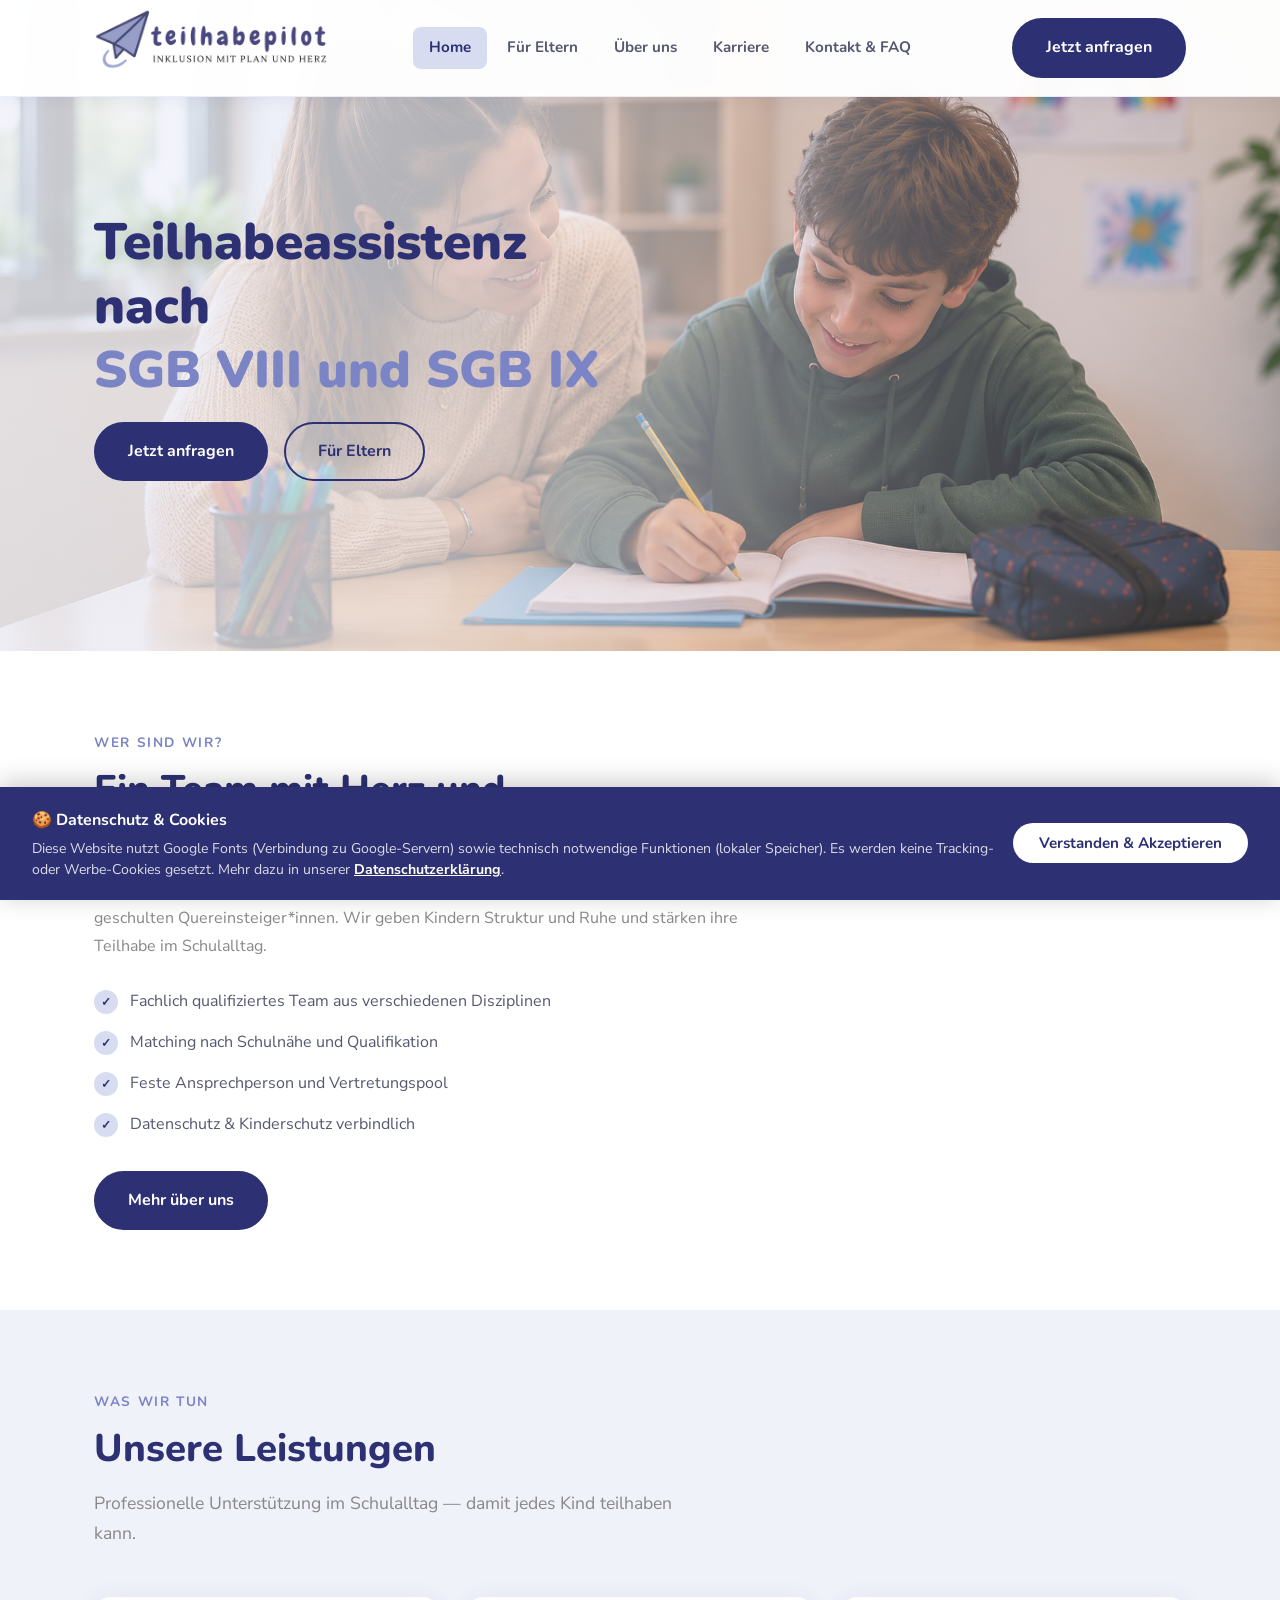
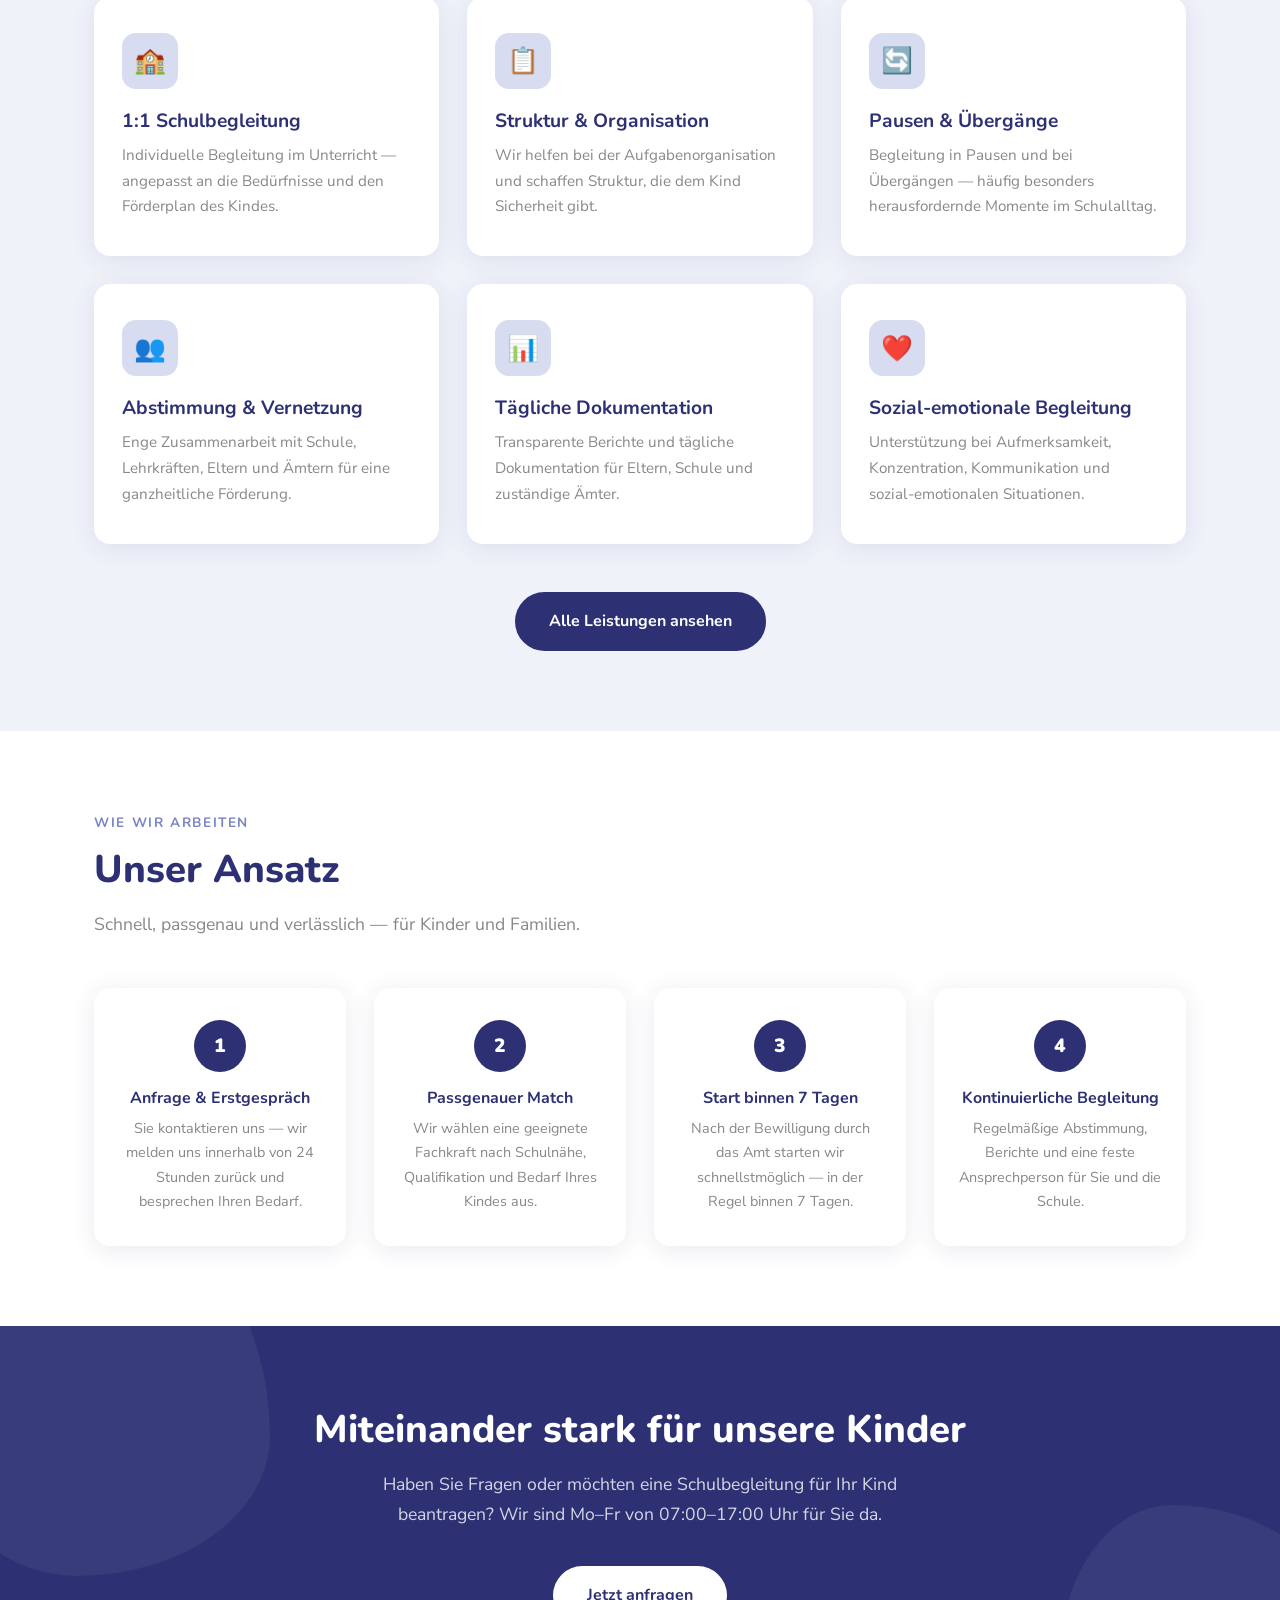
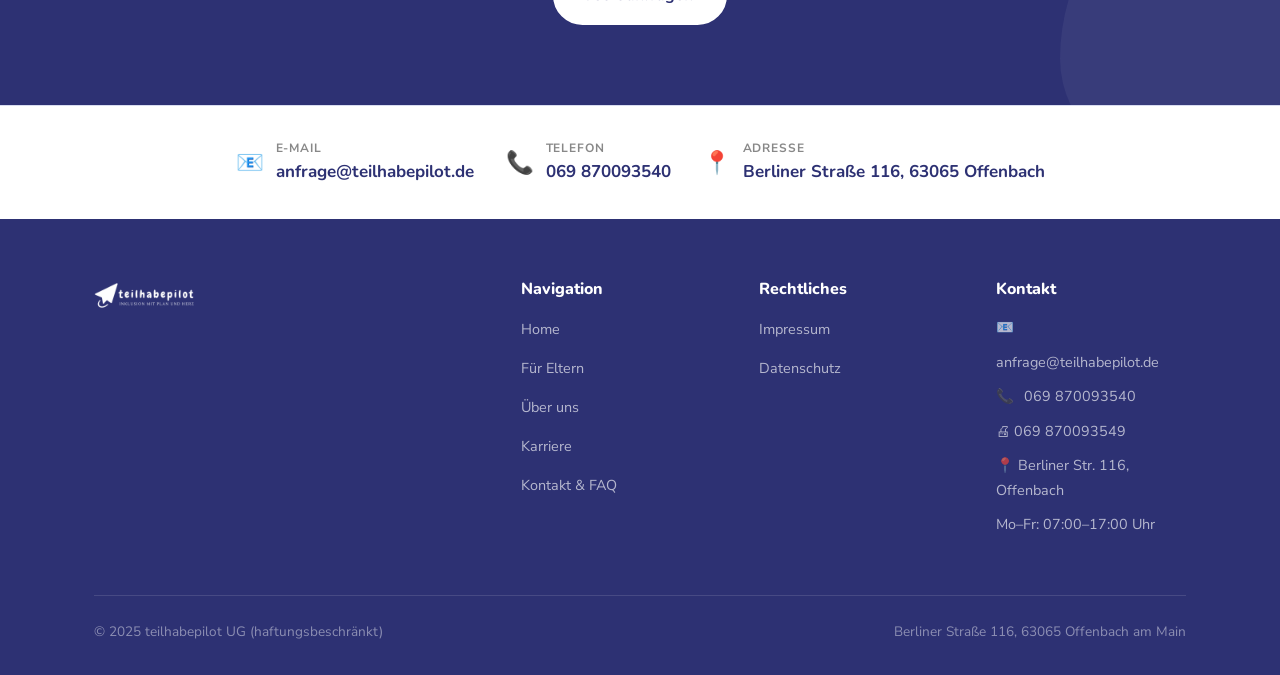
<file: index.html>
<!DOCTYPE html>
<html lang="de">
<head>
  <meta charset="UTF-8">
  <meta name="viewport" content="width=device-width, initial-scale=1.0">
  <title>teilhabepilot – Inklusion mit Plan und Herz</title>
  <meta name="description" content="Professionelle Schulbegleitung und Teilhabeassistenz nach SGB VIII und SGB IX. Wir stärken Kinder im Schulalltag.">
  <link rel="stylesheet" href="css/style.css">
</head>
<body>

<!-- NAVIGATION -->
<header class="navbar">
  <div class="container navbar__inner">
    <a href="index.html" class="navbar__logo">
      <img src="logo mit text 2.png" alt="teilhabepilot – Inklusion mit Plan und Herz">
    </a>
    <ul class="navbar__nav">
      <li><a href="index.html" class="active">Home</a></li>
      <li><a href="fuer-eltern.html">Für Eltern</a></li>
      <li><a href="ueber-uns.html">Über uns</a></li>
      <li><a href="karriere.html">Karriere</a></li>
      <li><a href="kontakt.html">Kontakt & FAQ</a></li>
    </ul>
    <a href="kontakt.html" class="btn btn-primary navbar__cta">Jetzt anfragen</a>
    <button class="navbar__hamburger" aria-label="Menü">
      <span></span><span></span><span></span>
    </button>
  </div>
</header>

<!-- HERO -->
<section class="hero">
  <div class="container hero__inner">
    <div class="hero__content">
      <h1 class="hero__title">Teilhabeassistenz nach<br><span style="color:var(--periwinkle)">SGB VIII und SGB IX</span></h1>
      <div class="hero__actions">
        <a href="kontakt.html" class="btn btn-primary">Jetzt anfragen</a>
        <a href="fuer-eltern.html" class="btn btn-secondary">Für Eltern</a>
      </div>
    </div>
  </div>
</section>

<!-- WER SIND WIR -->
<section class="section section--white">
  <div class="container">
    <div style="max-width:680px;">
      <span class="section-label">Wer sind wir?</span>
      <h2 class="section-title">Ein Team mit Herz und Fachkompetenz</h2>
      <p style="color:var(--light-gray); margin-bottom:28px; font-size:1rem;">
        Wir sind ein Team aus Psycholog*innen, Pädagog*innen, pädagogischen Fachkräften und geschulten Quereinsteiger*innen. Wir geben Kindern Struktur und Ruhe und stärken ihre Teilhabe im Schulalltag.
      </p>
      <ul class="check-list">
        <li>Fachlich qualifiziertes Team aus verschiedenen Disziplinen</li>
        <li>Matching nach Schulnähe und Qualifikation</li>
        <li>Feste Ansprechperson und Vertretungspool</li>
        <li>Datenschutz & Kinderschutz verbindlich</li>
      </ul>
      <div style="margin-top:32px;">
        <a href="ueber-uns.html" class="btn btn-primary">Mehr über uns</a>
      </div>
    </div>
  </div>
</section>

<!-- LEISTUNGEN -->
<section class="section section--light">
  <div class="container">
    <span class="section-label">Was wir tun</span>
    <h2 class="section-title">Unsere Leistungen</h2>
    <p class="section-subtitle">Professionelle Unterstützung im Schulalltag — damit jedes Kind teilhaben kann.</p>
    <div class="cards-grid">
      <div class="card">
        <div class="card__icon">🏫</div>
        <h3 class="card__title">1:1 Schulbegleitung</h3>
        <p class="card__text">Individuelle Begleitung im Unterricht — angepasst an die Bedürfnisse und den Förderplan des Kindes.</p>
      </div>
      <div class="card">
        <div class="card__icon">📋</div>
        <h3 class="card__title">Struktur & Organisation</h3>
        <p class="card__text">Wir helfen bei der Aufgabenorganisation und schaffen Struktur, die dem Kind Sicherheit gibt.</p>
      </div>
      <div class="card">
        <div class="card__icon">🔄</div>
        <h3 class="card__title">Pausen & Übergänge</h3>
        <p class="card__text">Begleitung in Pausen und bei Übergängen — häufig besonders herausfordernde Momente im Schulalltag.</p>
      </div>
      <div class="card">
        <div class="card__icon">👥</div>
        <h3 class="card__title">Abstimmung & Vernetzung</h3>
        <p class="card__text">Enge Zusammenarbeit mit Schule, Lehrkräften, Eltern und Ämtern für eine ganzheitliche Förderung.</p>
      </div>
      <div class="card">
        <div class="card__icon">📊</div>
        <h3 class="card__title">Tägliche Dokumentation</h3>
        <p class="card__text">Transparente Berichte und tägliche Dokumentation für Eltern, Schule und zuständige Ämter.</p>
      </div>
      <div class="card">
        <div class="card__icon">❤️</div>
        <h3 class="card__title">Sozial-emotionale Begleitung</h3>
        <p class="card__text">Unterstützung bei Aufmerksamkeit, Konzentration, Kommunikation und sozial-emotionalen Situationen.</p>
      </div>
    </div>
    <div style="text-align:center; margin-top:48px;">
      <a href="fuer-eltern.html" class="btn btn-primary">Alle Leistungen ansehen</a>
    </div>
  </div>
</section>

<!-- ANSATZ -->
<section class="section section--white">
  <div class="container">
    <span class="section-label">Wie wir arbeiten</span>
    <h2 class="section-title">Unser Ansatz</h2>
    <p class="section-subtitle">Schnell, passgenau und verlässlich — für Kinder und Familien.</p>
    <div class="steps">
      <div class="step">
        <div class="step__number">1</div>
        <h3 class="step__title">Anfrage & Erstgespräch</h3>
        <p class="step__text">Sie kontaktieren uns — wir melden uns innerhalb von 24 Stunden zurück und besprechen Ihren Bedarf.</p>
      </div>
      <div class="step">
        <div class="step__number">2</div>
        <h3 class="step__title">Passgenauer Match</h3>
        <p class="step__text">Wir wählen eine geeignete Fachkraft nach Schulnähe, Qualifikation und Bedarf Ihres Kindes aus.</p>
      </div>
      <div class="step">
        <div class="step__number">3</div>
        <h3 class="step__title">Start binnen 7 Tagen</h3>
        <p class="step__text">Nach der Bewilligung durch das Amt starten wir schnellstmöglich — in der Regel binnen 7 Tagen.</p>
      </div>
      <div class="step">
        <div class="step__number">4</div>
        <h3 class="step__title">Kontinuierliche Begleitung</h3>
        <p class="step__text">Regelmäßige Abstimmung, Berichte und eine feste Ansprechperson für Sie und die Schule.</p>
      </div>
    </div>
  </div>
</section>

<!-- CTA -->
<section class="cta-section">
  <div class="container" style="position:relative; z-index:1;">
    <h2>Miteinander stark für unsere Kinder</h2>
    <p>Haben Sie Fragen oder möchten eine Schulbegleitung für Ihr Kind beantragen? Wir sind Mo–Fr von 07:00–17:00 Uhr für Sie da.</p>
    <div class="cta-section__actions">
      <a href="kontakt.html" class="btn btn-white">Jetzt anfragen</a>
    </div>
  </div>
</section>

<!-- CONTACT STRIP -->
<div style="background:var(--white); padding:32px 0; border-top:1px solid var(--lavender);">
  <div class="container contact-strip">
    <div class="contact-strip__item">
      <span style="font-size:1.4rem;">📧</span>
      <div>
        <div style="font-size:0.75rem;color:var(--light-gray);font-weight:700;text-transform:uppercase;letter-spacing:0.08em;">E-Mail</div>
        <a href="mailto:anfrage@teilhabepilot.de" style="font-family:'Nunito',sans-serif;font-weight:700;color:var(--indigo);">anfrage@teilhabepilot.de</a>
      </div>
    </div>
    <div class="contact-strip__item">
      <span style="font-size:1.4rem;">📞</span>
      <div>
        <div style="font-size:0.75rem;color:var(--light-gray);font-weight:700;text-transform:uppercase;letter-spacing:0.08em;">Telefon</div>
        <a href="tel:069870093540" style="font-family:'Nunito',sans-serif;font-weight:700;color:var(--indigo);">069 870093540</a>
      </div>
    </div>
    <div class="contact-strip__item">
      <span style="font-size:1.4rem;">📍</span>
      <div>
        <div style="font-size:0.75rem;color:var(--light-gray);font-weight:700;text-transform:uppercase;letter-spacing:0.08em;">Adresse</div>
        <span style="font-family:'Nunito',sans-serif;font-weight:700;color:var(--indigo);">Berliner Straße 116, 63065 Offenbach</span>
      </div>
    </div>
  </div>
</div>

<!-- FOOTER -->
<footer class="footer">
  <div class="container">
    <div class="footer__inner">
      <div class="footer__brand">
        <img src="logo mit text 2.png" alt="teilhabepilot">
      </div>
      <div>
        <h4 class="footer__heading">Navigation</h4>
        <ul class="footer__links">
          <li><a href="index.html">Home</a></li>
          <li><a href="fuer-eltern.html">Für Eltern</a></li>
          <li><a href="ueber-uns.html">Über uns</a></li>
          <li><a href="karriere.html">Karriere</a></li>
          <li><a href="kontakt.html">Kontakt & FAQ</a></li>
        </ul>
      </div>
      <div>
        <h4 class="footer__heading">Rechtliches</h4>
        <ul class="footer__links">
          <li><a href="impressum.html">Impressum</a></li>
          <li><a href="datenschutz.html">Datenschutz</a></li>
        </ul>
      </div>
      <div>
        <h4 class="footer__heading">Kontakt</h4>
        <div class="footer__contact-item">📧 <a href="mailto:anfrage@teilhabepilot.de">anfrage@teilhabepilot.de</a></div>
        <div class="footer__contact-item">📞 <a href="tel:069870093540">069 870093540</a></div>
        <div class="footer__contact-item">🖨 069 870093549</div>
        <div class="footer__contact-item">📍 Berliner Str. 116, Offenbach</div>
        <div class="footer__contact-item" style="margin-top:8px;">Mo–Fr: 07:00–17:00 Uhr</div>
      </div>
    </div>
    <div class="footer__bottom">
      <span>© 2025 teilhabepilot UG (haftungsbeschränkt)</span>
      <span>Berliner Straße 116, 63065 Offenbach am Main</span>
    </div>
  </div>
</footer>

<!-- COOKIE BANNER -->
<div class="cookie-banner hidden" id="cookieBanner">
  <div class="cookie-banner__text">
    <strong>🍪 Datenschutz &amp; Cookies</strong>
    <p>Diese Website nutzt Google Fonts (Verbindung zu Google-Servern) sowie technisch notwendige Funktionen (lokaler Speicher). Es werden keine Tracking- oder Werbe-Cookies gesetzt. Mehr dazu in unserer <a href="datenschutz.html">Datenschutzerklärung</a>.</p>
  </div>
  <div class="cookie-banner__actions">
    <button class="cookie-banner__btn" id="cookieBannerOk">Verstanden &amp; Akzeptieren</button>
  </div>
</div>

<script src="js/main.js"></script>
</body>
</html>
</file>
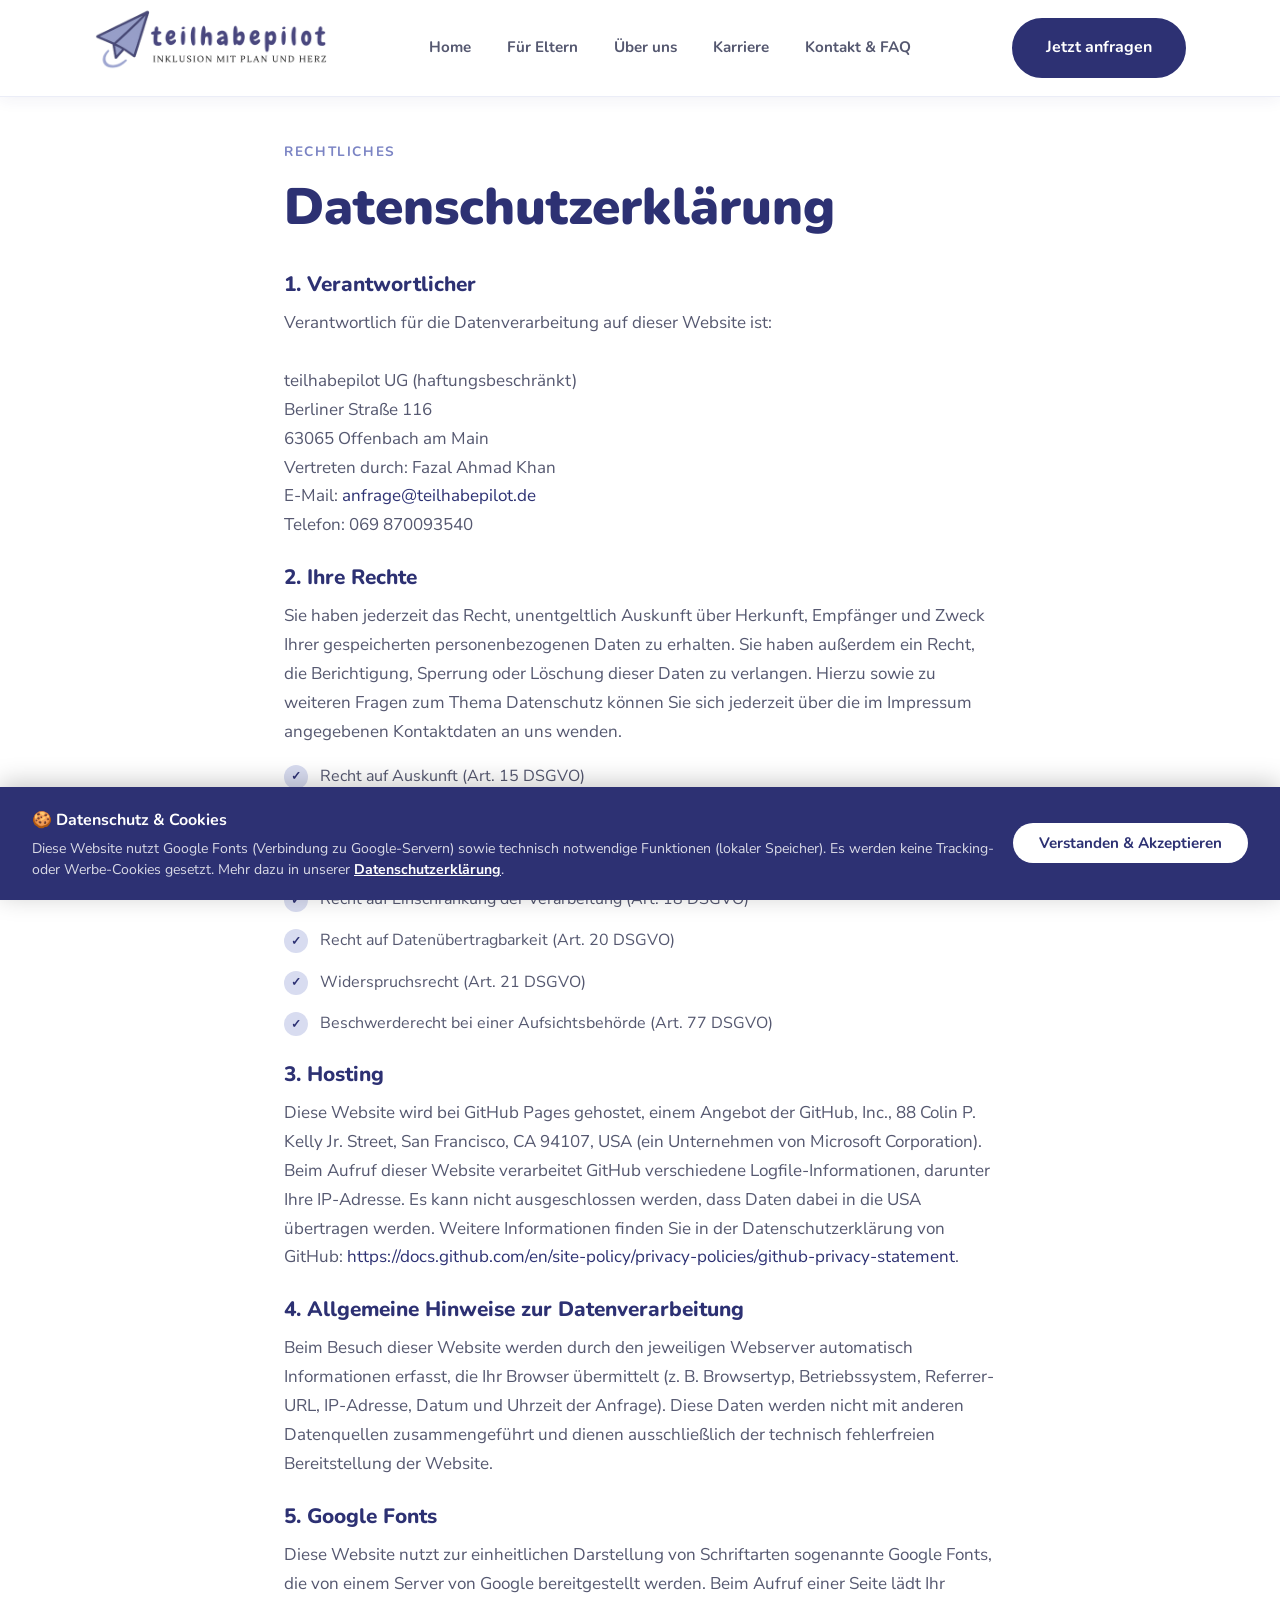
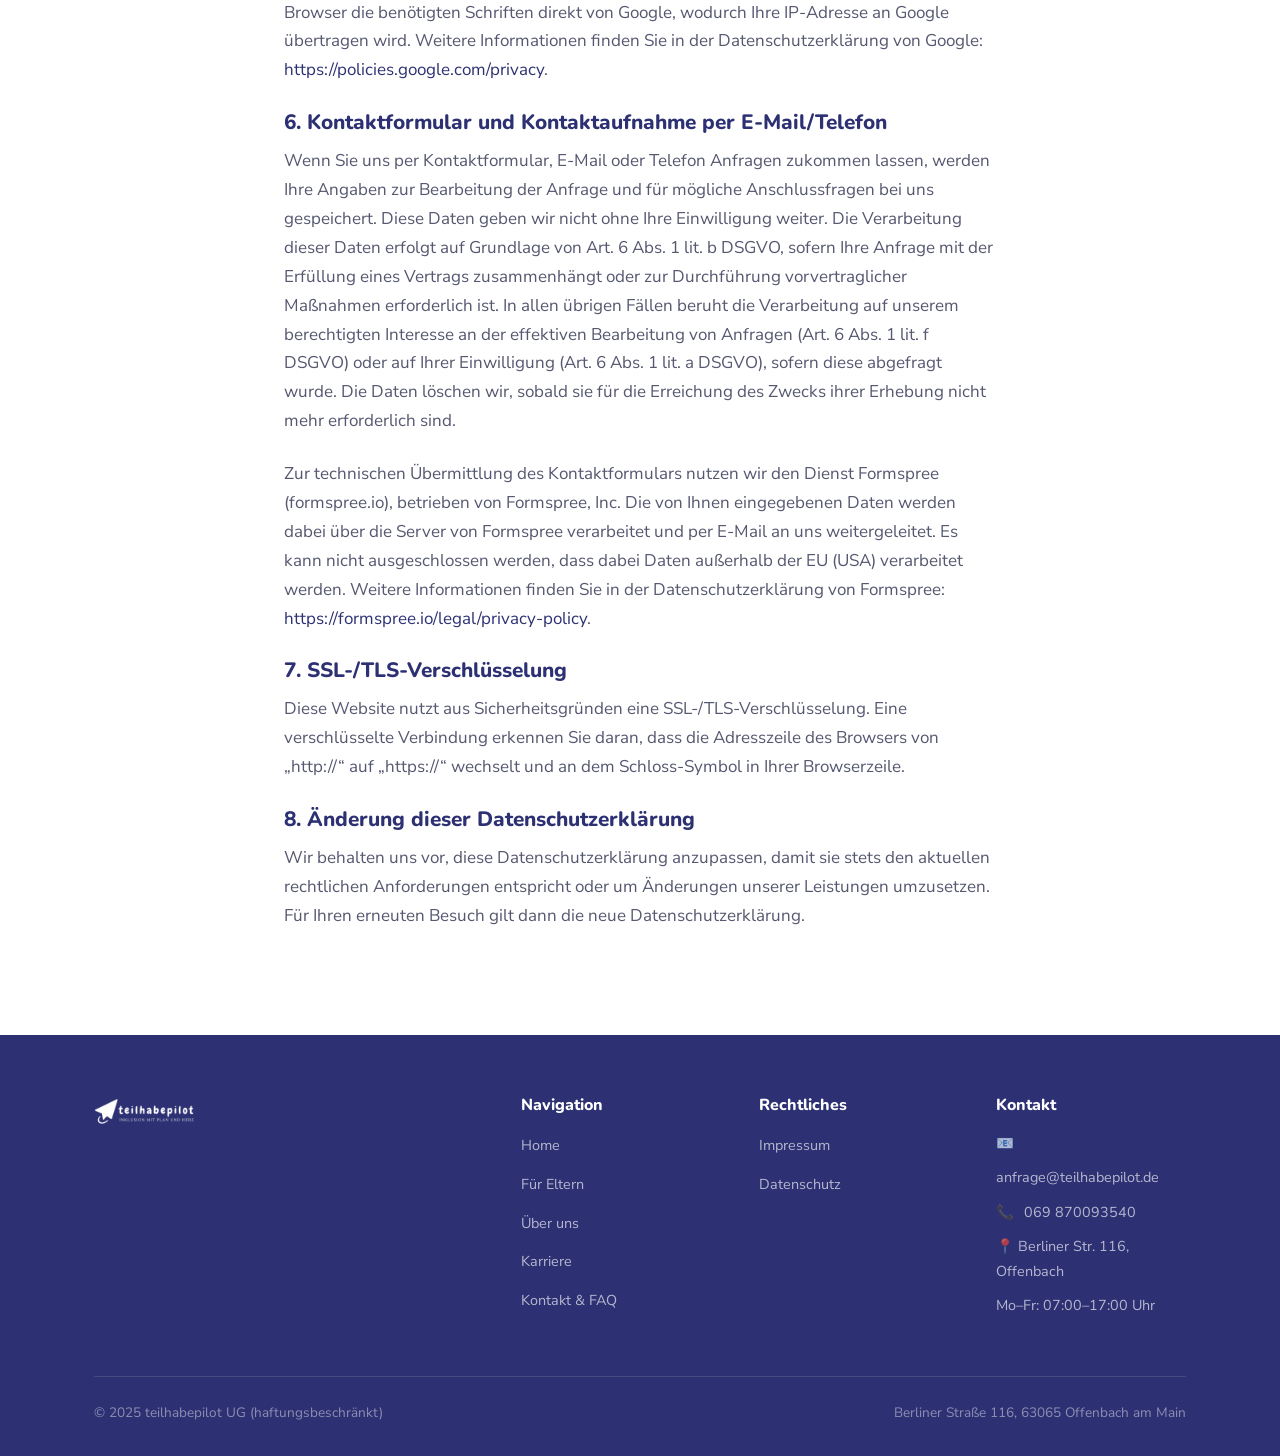
<file: datenschutz.html>
<!DOCTYPE html>
<html lang="de">
<head>
  <meta charset="UTF-8">
  <meta name="viewport" content="width=device-width, initial-scale=1.0">
  <title>Datenschutzerklärung – teilhabepilot</title>
  <meta name="description" content="Datenschutzerklärung der teilhabepilot UG (haftungsbeschränkt).">
  <link rel="stylesheet" href="css/style.css">
</head>
<body>

<!-- NAVIGATION -->
<header class="navbar">
  <div class="container navbar__inner">
    <a href="index.html" class="navbar__logo">
      <img src="logo mit text 2.png" alt="teilhabepilot">
    </a>
    <ul class="navbar__nav">
      <li><a href="index.html">Home</a></li>
      <li><a href="fuer-eltern.html">Für Eltern</a></li>
      <li><a href="ueber-uns.html">Über uns</a></li>
      <li><a href="karriere.html">Karriere</a></li>
      <li><a href="kontakt.html">Kontakt & FAQ</a></li>
    </ul>
    <a href="kontakt.html" class="btn btn-primary navbar__cta">Jetzt anfragen</a>
    <button class="navbar__hamburger" aria-label="Menü">
      <span></span><span></span><span></span>
    </button>
  </div>
</header>

<!-- DATENSCHUTZ -->
<section class="section section--white" style="padding-top:140px;">
  <div class="container" style="max-width:760px;">
    <span class="section-label">Rechtliches</span>
    <h1 class="section-title" style="margin-bottom:32px;">Datenschutzerklärung</h1>

    <h2 style="font-size:1.3rem;margin-bottom:12px;">1. Verantwortlicher</h2>
    <p style="color:var(--gray);margin-bottom:24px;">
      Verantwortlich für die Datenverarbeitung auf dieser Website ist:<br><br>
      teilhabepilot UG (haftungsbeschränkt)<br>
      Berliner Straße 116<br>
      63065 Offenbach am Main<br>
      Vertreten durch: Fazal Ahmad Khan<br>
      E-Mail: <a href="mailto:anfrage@teilhabepilot.de">anfrage@teilhabepilot.de</a><br>
      Telefon: 069 870093540
    </p>

    <h2 style="font-size:1.3rem;margin-bottom:12px;">2. Ihre Rechte</h2>
    <p style="color:var(--gray);margin-bottom:16px;">
      Sie haben jederzeit das Recht, unentgeltlich Auskunft über Herkunft, Empfänger und Zweck Ihrer gespeicherten personenbezogenen Daten zu erhalten. Sie haben außerdem ein Recht, die Berichtigung, Sperrung oder Löschung dieser Daten zu verlangen. Hierzu sowie zu weiteren Fragen zum Thema Datenschutz können Sie sich jederzeit über die im Impressum angegebenen Kontaktdaten an uns wenden.
    </p>
    <ul class="check-list" style="margin-bottom:24px;">
      <li>Recht auf Auskunft (Art. 15 DSGVO)</li>
      <li>Recht auf Berichtigung (Art. 16 DSGVO)</li>
      <li>Recht auf Löschung (Art. 17 DSGVO)</li>
      <li>Recht auf Einschränkung der Verarbeitung (Art. 18 DSGVO)</li>
      <li>Recht auf Datenübertragbarkeit (Art. 20 DSGVO)</li>
      <li>Widerspruchsrecht (Art. 21 DSGVO)</li>
      <li>Beschwerderecht bei einer Aufsichtsbehörde (Art. 77 DSGVO)</li>
    </ul>

    <h2 style="font-size:1.3rem;margin-bottom:12px;">3. Hosting</h2>
    <p style="color:var(--gray);margin-bottom:24px;">
      Diese Website wird bei GitHub Pages gehostet, einem Angebot der GitHub, Inc., 88 Colin P. Kelly Jr. Street, San Francisco, CA 94107, USA (ein Unternehmen von Microsoft Corporation). Beim Aufruf dieser Website verarbeitet GitHub verschiedene Logfile-Informationen, darunter Ihre IP-Adresse. Es kann nicht ausgeschlossen werden, dass Daten dabei in die USA übertragen werden. Weitere Informationen finden Sie in der Datenschutzerklärung von GitHub: <a href="https://docs.github.com/en/site-policy/privacy-policies/github-privacy-statement" target="_blank" rel="noopener noreferrer">https://docs.github.com/en/site-policy/privacy-policies/github-privacy-statement</a>.
    </p>

    <h2 style="font-size:1.3rem;margin-bottom:12px;">4. Allgemeine Hinweise zur Datenverarbeitung</h2>
    <p style="color:var(--gray);margin-bottom:24px;">
      Beim Besuch dieser Website werden durch den jeweiligen Webserver automatisch Informationen erfasst, die Ihr Browser übermittelt (z. B. Browsertyp, Betriebssystem, Referrer-URL, IP-Adresse, Datum und Uhrzeit der Anfrage). Diese Daten werden nicht mit anderen Datenquellen zusammengeführt und dienen ausschließlich der technisch fehlerfreien Bereitstellung der Website.
    </p>

    <h2 style="font-size:1.3rem;margin-bottom:12px;">5. Google Fonts</h2>
    <p style="color:var(--gray);margin-bottom:24px;">
      Diese Website nutzt zur einheitlichen Darstellung von Schriftarten sogenannte Google Fonts, die von einem Server von Google bereitgestellt werden. Beim Aufruf einer Seite lädt Ihr Browser die benötigten Schriften direkt von Google, wodurch Ihre IP-Adresse an Google übertragen wird. Weitere Informationen finden Sie in der Datenschutzerklärung von Google: <a href="https://policies.google.com/privacy" target="_blank" rel="noopener noreferrer">https://policies.google.com/privacy</a>.
    </p>

    <h2 style="font-size:1.3rem;margin-bottom:12px;">6. Kontaktformular und Kontaktaufnahme per E-Mail/Telefon</h2>
    <p style="color:var(--gray);margin-bottom:24px;">
      Wenn Sie uns per Kontaktformular, E-Mail oder Telefon Anfragen zukommen lassen, werden Ihre Angaben zur Bearbeitung der Anfrage und für mögliche Anschlussfragen bei uns gespeichert. Diese Daten geben wir nicht ohne Ihre Einwilligung weiter. Die Verarbeitung dieser Daten erfolgt auf Grundlage von Art. 6 Abs. 1 lit. b DSGVO, sofern Ihre Anfrage mit der Erfüllung eines Vertrags zusammenhängt oder zur Durchführung vorvertraglicher Maßnahmen erforderlich ist. In allen übrigen Fällen beruht die Verarbeitung auf unserem berechtigten Interesse an der effektiven Bearbeitung von Anfragen (Art. 6 Abs. 1 lit. f DSGVO) oder auf Ihrer Einwilligung (Art. 6 Abs. 1 lit. a DSGVO), sofern diese abgefragt wurde. Die Daten löschen wir, sobald sie für die Erreichung des Zwecks ihrer Erhebung nicht mehr erforderlich sind.
    </p>
    <p style="color:var(--gray);margin-bottom:24px;">
      Zur technischen Übermittlung des Kontaktformulars nutzen wir den Dienst Formspree (formspree.io), betrieben von Formspree, Inc. Die von Ihnen eingegebenen Daten werden dabei über die Server von Formspree verarbeitet und per E-Mail an uns weitergeleitet. Es kann nicht ausgeschlossen werden, dass dabei Daten außerhalb der EU (USA) verarbeitet werden. Weitere Informationen finden Sie in der Datenschutzerklärung von Formspree: <a href="https://formspree.io/legal/privacy-policy" target="_blank" rel="noopener noreferrer">https://formspree.io/legal/privacy-policy</a>.
    </p>

    <h2 style="font-size:1.3rem;margin-bottom:12px;">7. SSL-/TLS-Verschlüsselung</h2>
    <p style="color:var(--gray);margin-bottom:24px;">
      Diese Website nutzt aus Sicherheitsgründen eine SSL-/TLS-Verschlüsselung. Eine verschlüsselte Verbindung erkennen Sie daran, dass die Adresszeile des Browsers von „http://“ auf „https://“ wechselt und an dem Schloss-Symbol in Ihrer Browserzeile.
    </p>

    <h2 style="font-size:1.3rem;margin-bottom:12px;">8. Änderung dieser Datenschutzerklärung</h2>
    <p style="color:var(--gray);margin-bottom:24px;">
      Wir behalten uns vor, diese Datenschutzerklärung anzupassen, damit sie stets den aktuellen rechtlichen Anforderungen entspricht oder um Änderungen unserer Leistungen umzusetzen. Für Ihren erneuten Besuch gilt dann die neue Datenschutzerklärung.
    </p>
  </div>
</section>

<!-- FOOTER -->
<footer class="footer">
  <div class="container">
    <div class="footer__inner">
      <div class="footer__brand">
        <img src="logo mit text 2.png" alt="teilhabepilot">
      </div>
      <div>
        <h4 class="footer__heading">Navigation</h4>
        <ul class="footer__links">
          <li><a href="index.html">Home</a></li>
          <li><a href="fuer-eltern.html">Für Eltern</a></li>
          <li><a href="ueber-uns.html">Über uns</a></li>
          <li><a href="karriere.html">Karriere</a></li>
          <li><a href="kontakt.html">Kontakt & FAQ</a></li>
        </ul>
      </div>
      <div>
        <h4 class="footer__heading">Rechtliches</h4>
        <ul class="footer__links">
          <li><a href="impressum.html">Impressum</a></li>
          <li><a href="datenschutz.html">Datenschutz</a></li>
        </ul>
      </div>
      <div>
        <h4 class="footer__heading">Kontakt</h4>
        <div class="footer__contact-item">📧 <a href="mailto:anfrage@teilhabepilot.de">anfrage@teilhabepilot.de</a></div>
        <div class="footer__contact-item">📞 <a href="tel:069870093540">069 870093540</a></div>
        <div class="footer__contact-item">📍 Berliner Str. 116, Offenbach</div>
        <div class="footer__contact-item">Mo–Fr: 07:00–17:00 Uhr</div>
      </div>
    </div>
    <div class="footer__bottom">
      <span>© 2025 teilhabepilot UG (haftungsbeschränkt)</span>
      <span>Berliner Straße 116, 63065 Offenbach am Main</span>
    </div>
  </div>
</footer>

<!-- COOKIE BANNER -->
<div class="cookie-banner hidden" id="cookieBanner">
  <div class="cookie-banner__text">
    <strong>🍪 Datenschutz &amp; Cookies</strong>
    <p>Diese Website nutzt Google Fonts (Verbindung zu Google-Servern) sowie technisch notwendige Funktionen (lokaler Speicher). Es werden keine Tracking- oder Werbe-Cookies gesetzt. Mehr dazu in unserer <a href="datenschutz.html">Datenschutzerklärung</a>.</p>
  </div>
  <div class="cookie-banner__actions">
    <button class="cookie-banner__btn" id="cookieBannerOk">Verstanden &amp; Akzeptieren</button>
  </div>
</div>

<script src="js/main.js"></script>
</body>
</html>
</file>
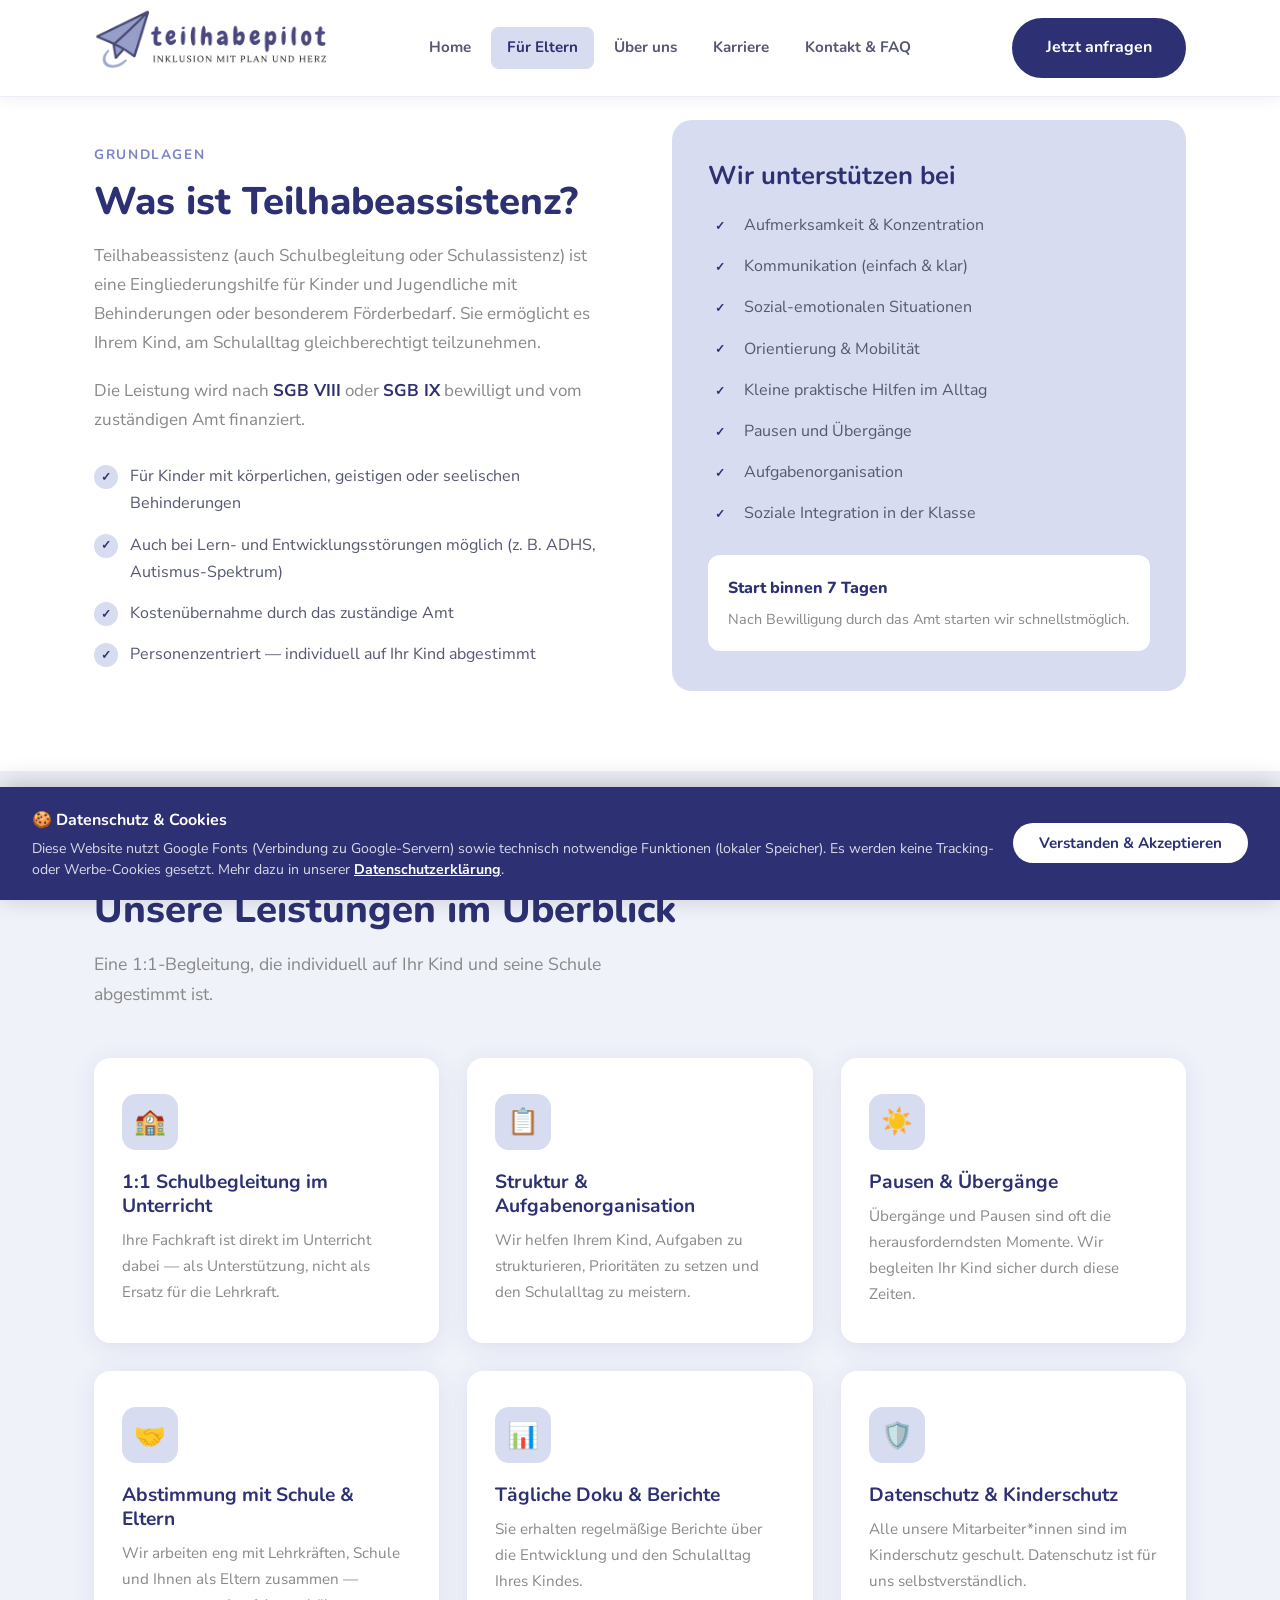
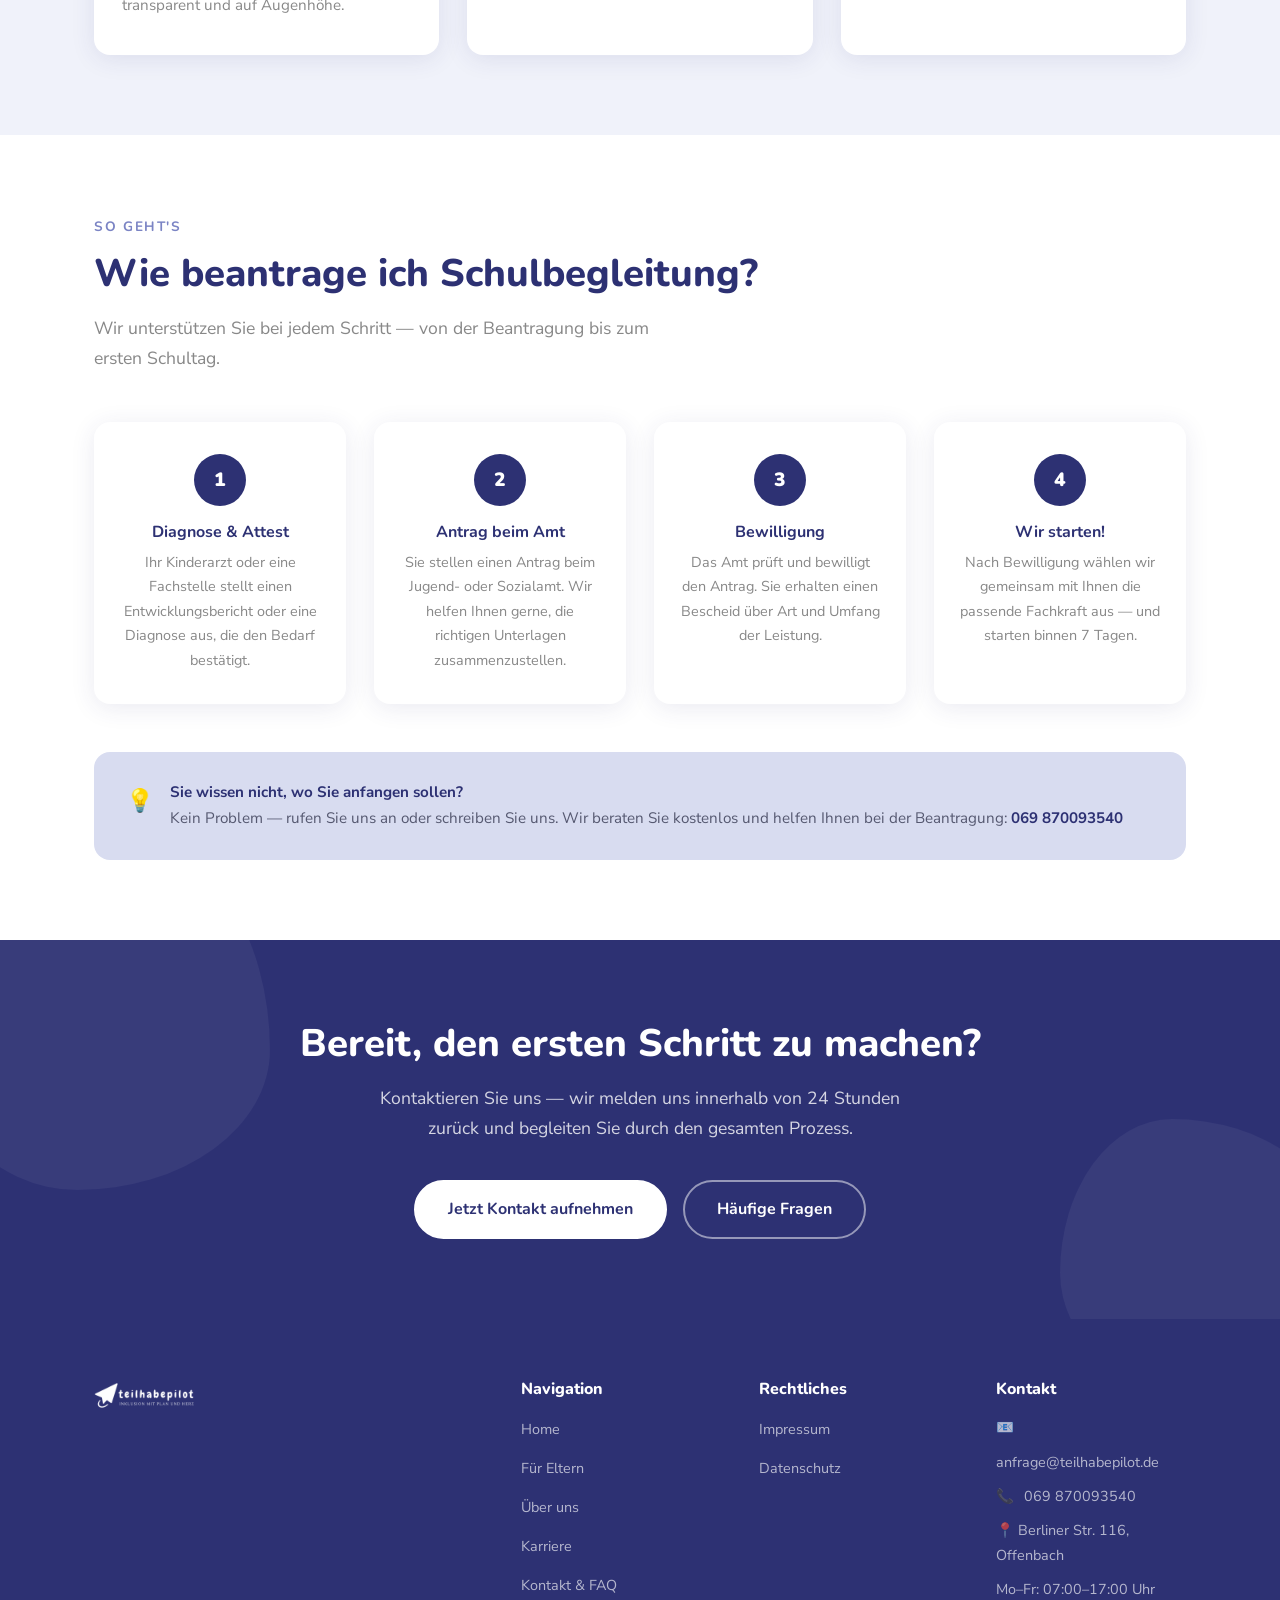
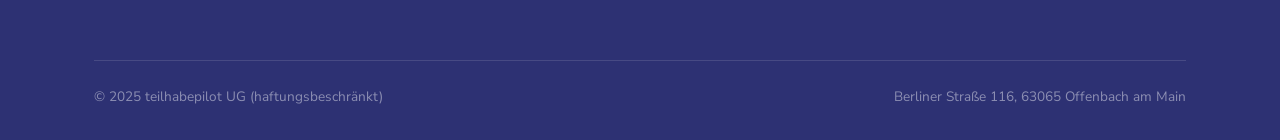
<file: fuer-eltern.html>
<!DOCTYPE html>
<html lang="de">
<head>
  <meta charset="UTF-8">
  <meta name="viewport" content="width=device-width, initial-scale=1.0">
  <title>Für Eltern – teilhabepilot</title>
  <meta name="description" content="Informationen für Eltern über Schulbegleitung und Teilhabeassistenz. Wie beantrage ich eine Schulbegleitung für mein Kind?">
  <link rel="stylesheet" href="css/style.css">
</head>
<body>

<!-- NAVIGATION -->
<header class="navbar">
  <div class="container navbar__inner">
    <a href="index.html" class="navbar__logo">
      <img src="logo mit text 2.png" alt="teilhabepilot">
    </a>
    <ul class="navbar__nav">
      <li><a href="index.html">Home</a></li>
      <li><a href="fuer-eltern.html" class="active">Für Eltern</a></li>
      <li><a href="ueber-uns.html">Über uns</a></li>
      <li><a href="karriere.html">Karriere</a></li>
      <li><a href="kontakt.html">Kontakt & FAQ</a></li>
    </ul>
    <a href="kontakt.html" class="btn btn-primary navbar__cta">Jetzt anfragen</a>
    <button class="navbar__hamburger" aria-label="Menü">
      <span></span><span></span><span></span>
    </button>
  </div>
</header>

<!-- WAS IST TEILHABEASSISTENZ -->
<section class="section section--white" style="padding-top:120px;">
  <div class="container">
    <div class="two-col">
      <div>
        <span class="section-label">Grundlagen</span>
        <h2 class="section-title">Was ist Teilhabeassistenz?</h2>
        <p style="color:var(--light-gray);margin-bottom:20px;">
          Teilhabeassistenz (auch Schulbegleitung oder Schulassistenz) ist eine Eingliederungshilfe für Kinder und Jugendliche mit Behinderungen oder besonderem Förderbedarf. Sie ermöglicht es Ihrem Kind, am Schulalltag gleichberechtigt teilzunehmen.
        </p>
        <p style="color:var(--light-gray);margin-bottom:28px;">
          Die Leistung wird nach <strong style="color:var(--indigo)">SGB VIII</strong> oder <strong style="color:var(--indigo)">SGB IX</strong> bewilligt und vom zuständigen Amt finanziert.
        </p>
        <ul class="check-list">
          <li>Für Kinder mit körperlichen, geistigen oder seelischen Behinderungen</li>
          <li>Auch bei Lern- und Entwicklungsstörungen möglich (z. B. ADHS, Autismus-Spektrum)</li>
          <li>Kostenübernahme durch das zuständige Amt</li>
          <li>Personenzentriert — individuell auf Ihr Kind abgestimmt</li>
        </ul>
      </div>
      <div style="background:var(--lavender);border-radius:20px;padding:40px 36px;">
        <h3 style="margin-bottom:20px; color:var(--indigo);">Wir unterstützen bei</h3>
        <ul class="check-list">
          <li>Aufmerksamkeit & Konzentration</li>
          <li>Kommunikation (einfach & klar)</li>
          <li>Sozial-emotionalen Situationen</li>
          <li>Orientierung & Mobilität</li>
          <li>Kleine praktische Hilfen im Alltag</li>
          <li>Pausen und Übergänge</li>
          <li>Aufgabenorganisation</li>
          <li>Soziale Integration in der Klasse</li>
        </ul>
        <div style="margin-top:28px; padding:20px; background:var(--white); border-radius:12px;">
          <p style="font-family:'Nunito',sans-serif; font-weight:800; color:var(--indigo); font-size:1rem; margin-bottom:4px;">Start binnen 7 Tagen</p>
          <p style="font-size:0.9rem; color:var(--light-gray);">Nach Bewilligung durch das Amt starten wir schnellstmöglich.</p>
        </div>
      </div>
    </div>
  </div>
</section>

<!-- UNSERE LEISTUNGEN -->
<section class="section section--light">
  <div class="container">
    <span class="section-label">Was wir leisten</span>
    <h2 class="section-title">Unsere Leistungen im Überblick</h2>
    <p class="section-subtitle">Eine 1:1-Begleitung, die individuell auf Ihr Kind und seine Schule abgestimmt ist.</p>
    <div class="cards-grid">
      <div class="card">
        <div class="card__icon">🏫</div>
        <h3 class="card__title">1:1 Schulbegleitung im Unterricht</h3>
        <p class="card__text">Ihre Fachkraft ist direkt im Unterricht dabei — als Unterstützung, nicht als Ersatz für die Lehrkraft.</p>
      </div>
      <div class="card">
        <div class="card__icon">📋</div>
        <h3 class="card__title">Struktur & Aufgabenorganisation</h3>
        <p class="card__text">Wir helfen Ihrem Kind, Aufgaben zu strukturieren, Prioritäten zu setzen und den Schulalltag zu meistern.</p>
      </div>
      <div class="card">
        <div class="card__icon">☀️</div>
        <h3 class="card__title">Pausen & Übergänge</h3>
        <p class="card__text">Übergänge und Pausen sind oft die herausforderndsten Momente. Wir begleiten Ihr Kind sicher durch diese Zeiten.</p>
      </div>
      <div class="card">
        <div class="card__icon">🤝</div>
        <h3 class="card__title">Abstimmung mit Schule & Eltern</h3>
        <p class="card__text">Wir arbeiten eng mit Lehrkräften, Schule und Ihnen als Eltern zusammen — transparent und auf Augenhöhe.</p>
      </div>
      <div class="card">
        <div class="card__icon">📊</div>
        <h3 class="card__title">Tägliche Doku & Berichte</h3>
        <p class="card__text">Sie erhalten regelmäßige Berichte über die Entwicklung und den Schulalltag Ihres Kindes.</p>
      </div>
      <div class="card">
        <div class="card__icon">🛡️</div>
        <h3 class="card__title">Datenschutz & Kinderschutz</h3>
        <p class="card__text">Alle unsere Mitarbeiter*innen sind im Kinderschutz geschult. Datenschutz ist für uns selbstverständlich.</p>
      </div>
    </div>
  </div>
</section>

<!-- WIE BEANTRAGEN -->
<section class="section section--white">
  <div class="container">
    <span class="section-label">So geht's</span>
    <h2 class="section-title">Wie beantrage ich Schulbegleitung?</h2>
    <p class="section-subtitle">Wir unterstützen Sie bei jedem Schritt — von der Beantragung bis zum ersten Schultag.</p>
    <div class="steps">
      <div class="step">
        <div class="step__number">1</div>
        <h3 class="step__title">Diagnose & Attest</h3>
        <p class="step__text">Ihr Kinderarzt oder eine Fachstelle stellt einen Entwicklungsbericht oder eine Diagnose aus, die den Bedarf bestätigt.</p>
      </div>
      <div class="step">
        <div class="step__number">2</div>
        <h3 class="step__title">Antrag beim Amt</h3>
        <p class="step__text">Sie stellen einen Antrag beim Jugend- oder Sozialamt. Wir helfen Ihnen gerne, die richtigen Unterlagen zusammenzustellen.</p>
      </div>
      <div class="step">
        <div class="step__number">3</div>
        <h3 class="step__title">Bewilligung</h3>
        <p class="step__text">Das Amt prüft und bewilligt den Antrag. Sie erhalten einen Bescheid über Art und Umfang der Leistung.</p>
      </div>
      <div class="step">
        <div class="step__number">4</div>
        <h3 class="step__title">Wir starten!</h3>
        <p class="step__text">Nach Bewilligung wählen wir gemeinsam mit Ihnen die passende Fachkraft aus — und starten binnen 7 Tagen.</p>
      </div>
    </div>
    <div class="info-box" style="margin-top:48px;">
      <div class="info-box__icon">💡</div>
      <div class="info-box__text">
        <strong style="color:var(--indigo);">Sie wissen nicht, wo Sie anfangen sollen?</strong><br>
        Kein Problem — rufen Sie uns an oder schreiben Sie uns. Wir beraten Sie kostenlos und helfen Ihnen bei der Beantragung: <a href="tel:069870093540" style="font-weight:700;">069 870093540</a>
      </div>
    </div>
  </div>
</section>

<!-- CTA -->
<section class="cta-section">
  <div class="container" style="position:relative;z-index:1;">
    <h2>Bereit, den ersten Schritt zu machen?</h2>
    <p>Kontaktieren Sie uns — wir melden uns innerhalb von 24 Stunden zurück und begleiten Sie durch den gesamten Prozess.</p>
    <div class="cta-section__actions">
      <a href="kontakt.html" class="btn btn-white">Jetzt Kontakt aufnehmen</a>
      <a href="kontakt.html#faq" class="btn btn-secondary" style="color:var(--white);border-color:rgba(255,255,255,0.5);">Häufige Fragen</a>
    </div>
  </div>
</section>

<!-- FOOTER -->
<footer class="footer">
  <div class="container">
    <div class="footer__inner">
      <div class="footer__brand">
        <img src="logo mit text 2.png" alt="teilhabepilot">
      </div>
      <div>
        <h4 class="footer__heading">Navigation</h4>
        <ul class="footer__links">
          <li><a href="index.html">Home</a></li>
          <li><a href="fuer-eltern.html">Für Eltern</a></li>
          <li><a href="ueber-uns.html">Über uns</a></li>
          <li><a href="karriere.html">Karriere</a></li>
          <li><a href="kontakt.html">Kontakt & FAQ</a></li>
        </ul>
      </div>
      <div>
        <h4 class="footer__heading">Rechtliches</h4>
        <ul class="footer__links">
          <li><a href="impressum.html">Impressum</a></li>
          <li><a href="datenschutz.html">Datenschutz</a></li>
        </ul>
      </div>
      <div>
        <h4 class="footer__heading">Kontakt</h4>
        <div class="footer__contact-item">📧 <a href="mailto:anfrage@teilhabepilot.de">anfrage@teilhabepilot.de</a></div>
        <div class="footer__contact-item">📞 <a href="tel:069870093540">069 870093540</a></div>
        <div class="footer__contact-item">📍 Berliner Str. 116, Offenbach</div>
        <div class="footer__contact-item">Mo–Fr: 07:00–17:00 Uhr</div>
      </div>
    </div>
    <div class="footer__bottom">
      <span>© 2025 teilhabepilot UG (haftungsbeschränkt)</span>
      <span>Berliner Straße 116, 63065 Offenbach am Main</span>
    </div>
  </div>
</footer>

<!-- COOKIE BANNER -->
<div class="cookie-banner hidden" id="cookieBanner">
  <div class="cookie-banner__text">
    <strong>🍪 Datenschutz &amp; Cookies</strong>
    <p>Diese Website nutzt Google Fonts (Verbindung zu Google-Servern) sowie technisch notwendige Funktionen (lokaler Speicher). Es werden keine Tracking- oder Werbe-Cookies gesetzt. Mehr dazu in unserer <a href="datenschutz.html">Datenschutzerklärung</a>.</p>
  </div>
  <div class="cookie-banner__actions">
    <button class="cookie-banner__btn" id="cookieBannerOk">Verstanden &amp; Akzeptieren</button>
  </div>
</div>

<script src="js/main.js"></script>
</body>
</html>
</file>
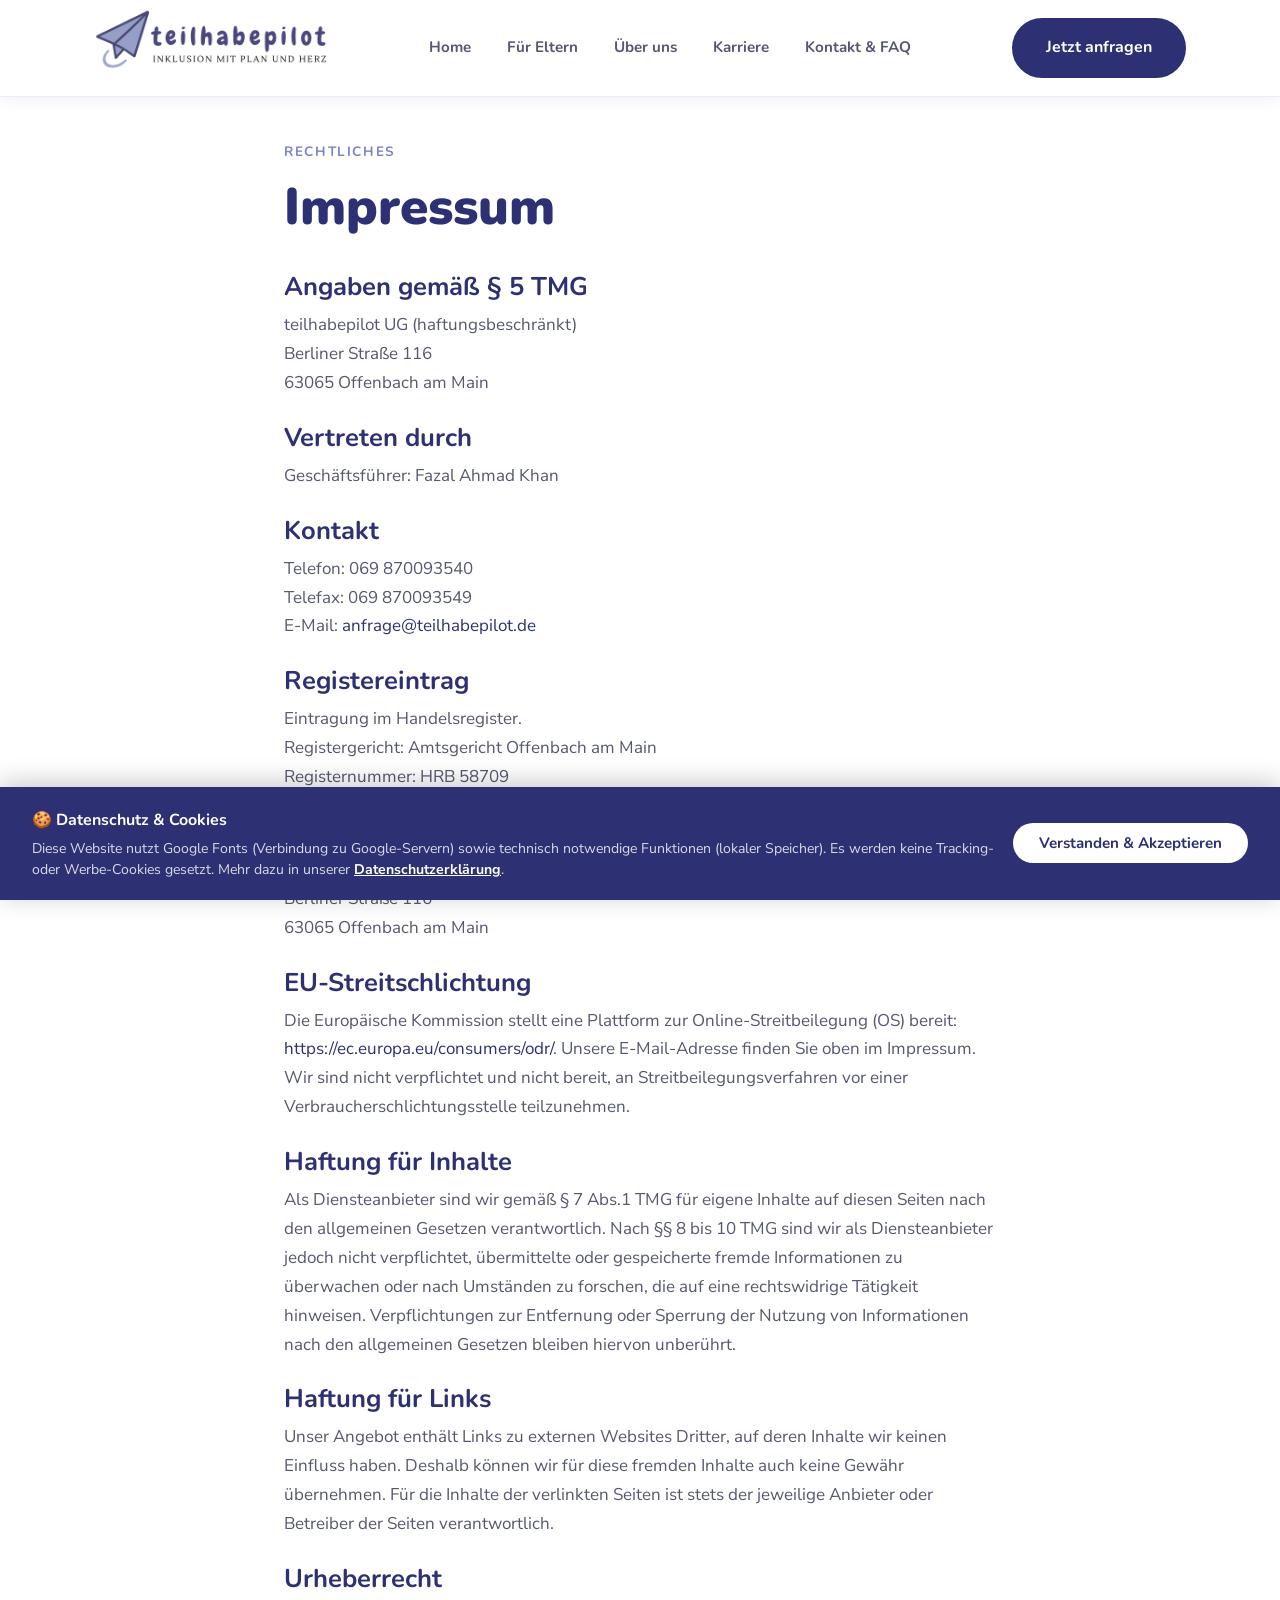
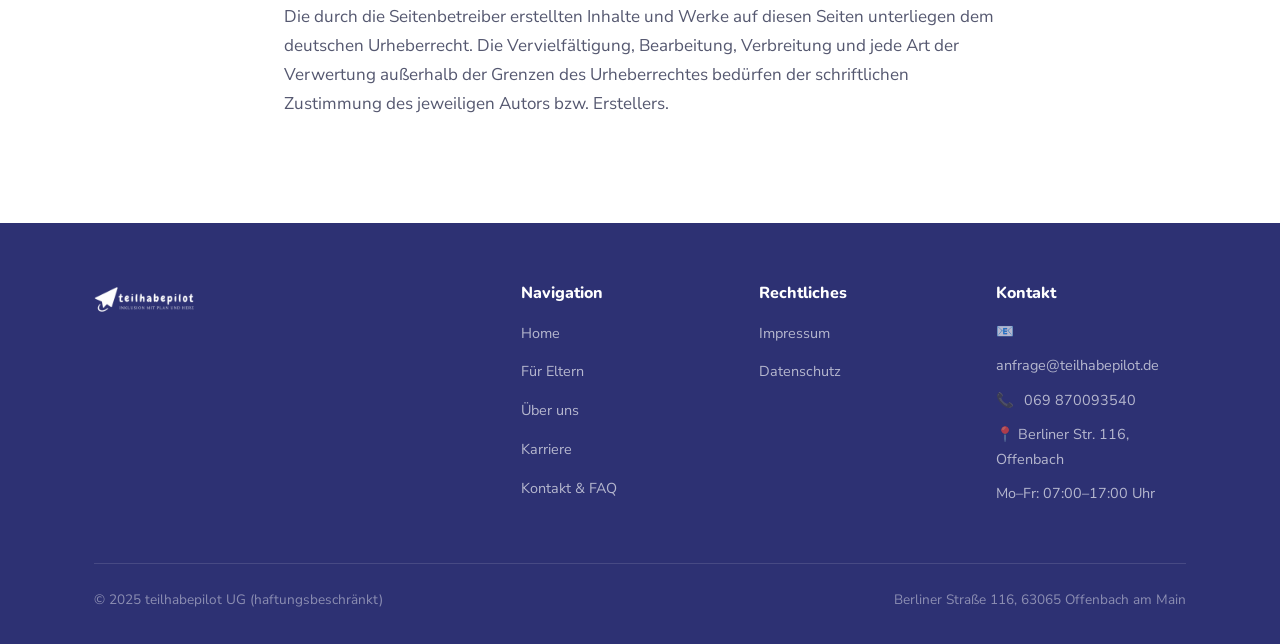
<file: impressum.html>
<!DOCTYPE html>
<html lang="de">
<head>
  <meta charset="UTF-8">
  <meta name="viewport" content="width=device-width, initial-scale=1.0">
  <title>Impressum – teilhabepilot</title>
  <meta name="description" content="Impressum der teilhabepilot UG (haftungsbeschränkt).">
  <link rel="stylesheet" href="css/style.css">
</head>
<body>

<!-- NAVIGATION -->
<header class="navbar">
  <div class="container navbar__inner">
    <a href="index.html" class="navbar__logo">
      <img src="logo mit text 2.png" alt="teilhabepilot">
    </a>
    <ul class="navbar__nav">
      <li><a href="index.html">Home</a></li>
      <li><a href="fuer-eltern.html">Für Eltern</a></li>
      <li><a href="ueber-uns.html">Über uns</a></li>
      <li><a href="karriere.html">Karriere</a></li>
      <li><a href="kontakt.html">Kontakt & FAQ</a></li>
    </ul>
    <a href="kontakt.html" class="btn btn-primary navbar__cta">Jetzt anfragen</a>
    <button class="navbar__hamburger" aria-label="Menü">
      <span></span><span></span><span></span>
    </button>
  </div>
</header>

<!-- IMPRESSUM -->
<section class="section section--white" style="padding-top:140px;">
  <div class="container" style="max-width:760px;">
    <span class="section-label">Rechtliches</span>
    <h1 class="section-title" style="margin-bottom:32px;">Impressum</h1>

    <h3 style="margin-bottom:8px;">Angaben gemäß § 5 TMG</h3>
    <p style="color:var(--gray);margin-bottom:24px;">
      teilhabepilot UG (haftungsbeschränkt)<br>
      Berliner Straße 116<br>
      63065 Offenbach am Main
    </p>

    <h3 style="margin-bottom:8px;">Vertreten durch</h3>
    <p style="color:var(--gray);margin-bottom:24px;">
      Geschäftsführer: Fazal Ahmad Khan
    </p>

    <h3 style="margin-bottom:8px;">Kontakt</h3>
    <p style="color:var(--gray);margin-bottom:24px;">
      Telefon: 069 870093540<br>
      Telefax: 069 870093549<br>
      E-Mail: <a href="mailto:anfrage@teilhabepilot.de">anfrage@teilhabepilot.de</a>
    </p>

    <h3 style="margin-bottom:8px;">Registereintrag</h3>
    <p style="color:var(--gray);margin-bottom:24px;">
      Eintragung im Handelsregister.<br>
      Registergericht: Amtsgericht Offenbach am Main<br>
      Registernummer: HRB 58709
    </p>

    <h3 style="margin-bottom:8px;">Redaktionell verantwortlich</h3>
    <p style="color:var(--gray);margin-bottom:24px;">
      Fazal Ahmad Khan<br>
      Berliner Straße 116<br>
      63065 Offenbach am Main
    </p>

    <h3 style="margin-bottom:8px;">EU-Streitschlichtung</h3>
    <p style="color:var(--gray);margin-bottom:24px;">
      Die Europäische Kommission stellt eine Plattform zur Online-Streitbeilegung (OS) bereit: <a href="https://ec.europa.eu/consumers/odr/" target="_blank" rel="noopener noreferrer">https://ec.europa.eu/consumers/odr/</a>. Unsere E-Mail-Adresse finden Sie oben im Impressum. Wir sind nicht verpflichtet und nicht bereit, an Streitbeilegungsverfahren vor einer Verbraucherschlichtungsstelle teilzunehmen.
    </p>

    <h3 style="margin-bottom:8px;">Haftung für Inhalte</h3>
    <p style="color:var(--gray);margin-bottom:24px;">
      Als Diensteanbieter sind wir gemäß § 7 Abs.1 TMG für eigene Inhalte auf diesen Seiten nach den allgemeinen Gesetzen verantwortlich. Nach §§ 8 bis 10 TMG sind wir als Diensteanbieter jedoch nicht verpflichtet, übermittelte oder gespeicherte fremde Informationen zu überwachen oder nach Umständen zu forschen, die auf eine rechtswidrige Tätigkeit hinweisen. Verpflichtungen zur Entfernung oder Sperrung der Nutzung von Informationen nach den allgemeinen Gesetzen bleiben hiervon unberührt.
    </p>

    <h3 style="margin-bottom:8px;">Haftung für Links</h3>
    <p style="color:var(--gray);margin-bottom:24px;">
      Unser Angebot enthält Links zu externen Websites Dritter, auf deren Inhalte wir keinen Einfluss haben. Deshalb können wir für diese fremden Inhalte auch keine Gewähr übernehmen. Für die Inhalte der verlinkten Seiten ist stets der jeweilige Anbieter oder Betreiber der Seiten verantwortlich.
    </p>

    <h3 style="margin-bottom:8px;">Urheberrecht</h3>
    <p style="color:var(--gray);margin-bottom:24px;">
      Die durch die Seitenbetreiber erstellten Inhalte und Werke auf diesen Seiten unterliegen dem deutschen Urheberrecht. Die Vervielfältigung, Bearbeitung, Verbreitung und jede Art der Verwertung außerhalb der Grenzen des Urheberrechtes bedürfen der schriftlichen Zustimmung des jeweiligen Autors bzw. Erstellers.
    </p>
  </div>
</section>

<!-- FOOTER -->
<footer class="footer">
  <div class="container">
    <div class="footer__inner">
      <div class="footer__brand">
        <img src="logo mit text 2.png" alt="teilhabepilot">
      </div>
      <div>
        <h4 class="footer__heading">Navigation</h4>
        <ul class="footer__links">
          <li><a href="index.html">Home</a></li>
          <li><a href="fuer-eltern.html">Für Eltern</a></li>
          <li><a href="ueber-uns.html">Über uns</a></li>
          <li><a href="karriere.html">Karriere</a></li>
          <li><a href="kontakt.html">Kontakt & FAQ</a></li>
        </ul>
      </div>
      <div>
        <h4 class="footer__heading">Rechtliches</h4>
        <ul class="footer__links">
          <li><a href="impressum.html">Impressum</a></li>
          <li><a href="datenschutz.html">Datenschutz</a></li>
        </ul>
      </div>
      <div>
        <h4 class="footer__heading">Kontakt</h4>
        <div class="footer__contact-item">📧 <a href="mailto:anfrage@teilhabepilot.de">anfrage@teilhabepilot.de</a></div>
        <div class="footer__contact-item">📞 <a href="tel:069870093540">069 870093540</a></div>
        <div class="footer__contact-item">📍 Berliner Str. 116, Offenbach</div>
        <div class="footer__contact-item">Mo–Fr: 07:00–17:00 Uhr</div>
      </div>
    </div>
    <div class="footer__bottom">
      <span>© 2025 teilhabepilot UG (haftungsbeschränkt)</span>
      <span>Berliner Straße 116, 63065 Offenbach am Main</span>
    </div>
  </div>
</footer>

<!-- COOKIE BANNER -->
<div class="cookie-banner hidden" id="cookieBanner">
  <div class="cookie-banner__text">
    <strong>🍪 Datenschutz &amp; Cookies</strong>
    <p>Diese Website nutzt Google Fonts (Verbindung zu Google-Servern) sowie technisch notwendige Funktionen (lokaler Speicher). Es werden keine Tracking- oder Werbe-Cookies gesetzt. Mehr dazu in unserer <a href="datenschutz.html">Datenschutzerklärung</a>.</p>
  </div>
  <div class="cookie-banner__actions">
    <button class="cookie-banner__btn" id="cookieBannerOk">Verstanden &amp; Akzeptieren</button>
  </div>
</div>

<script src="js/main.js"></script>
</body>
</html>
</file>
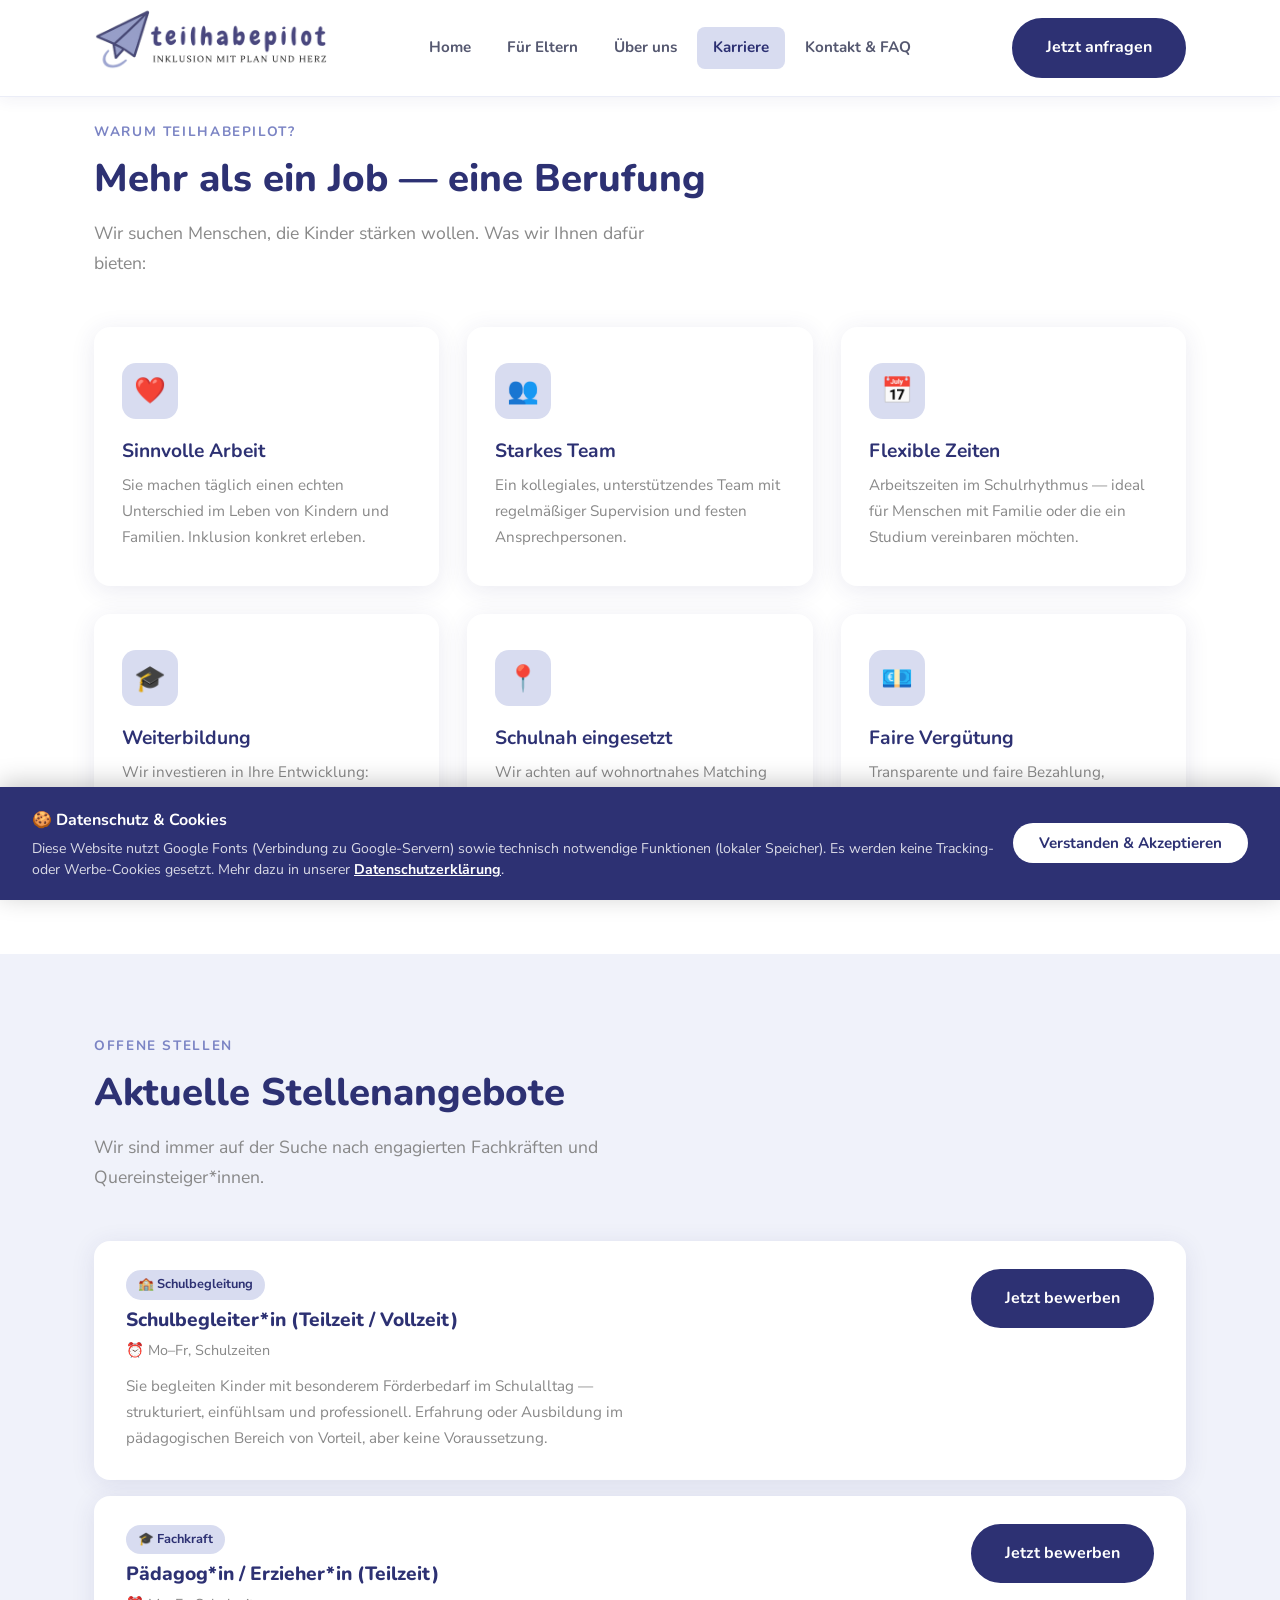
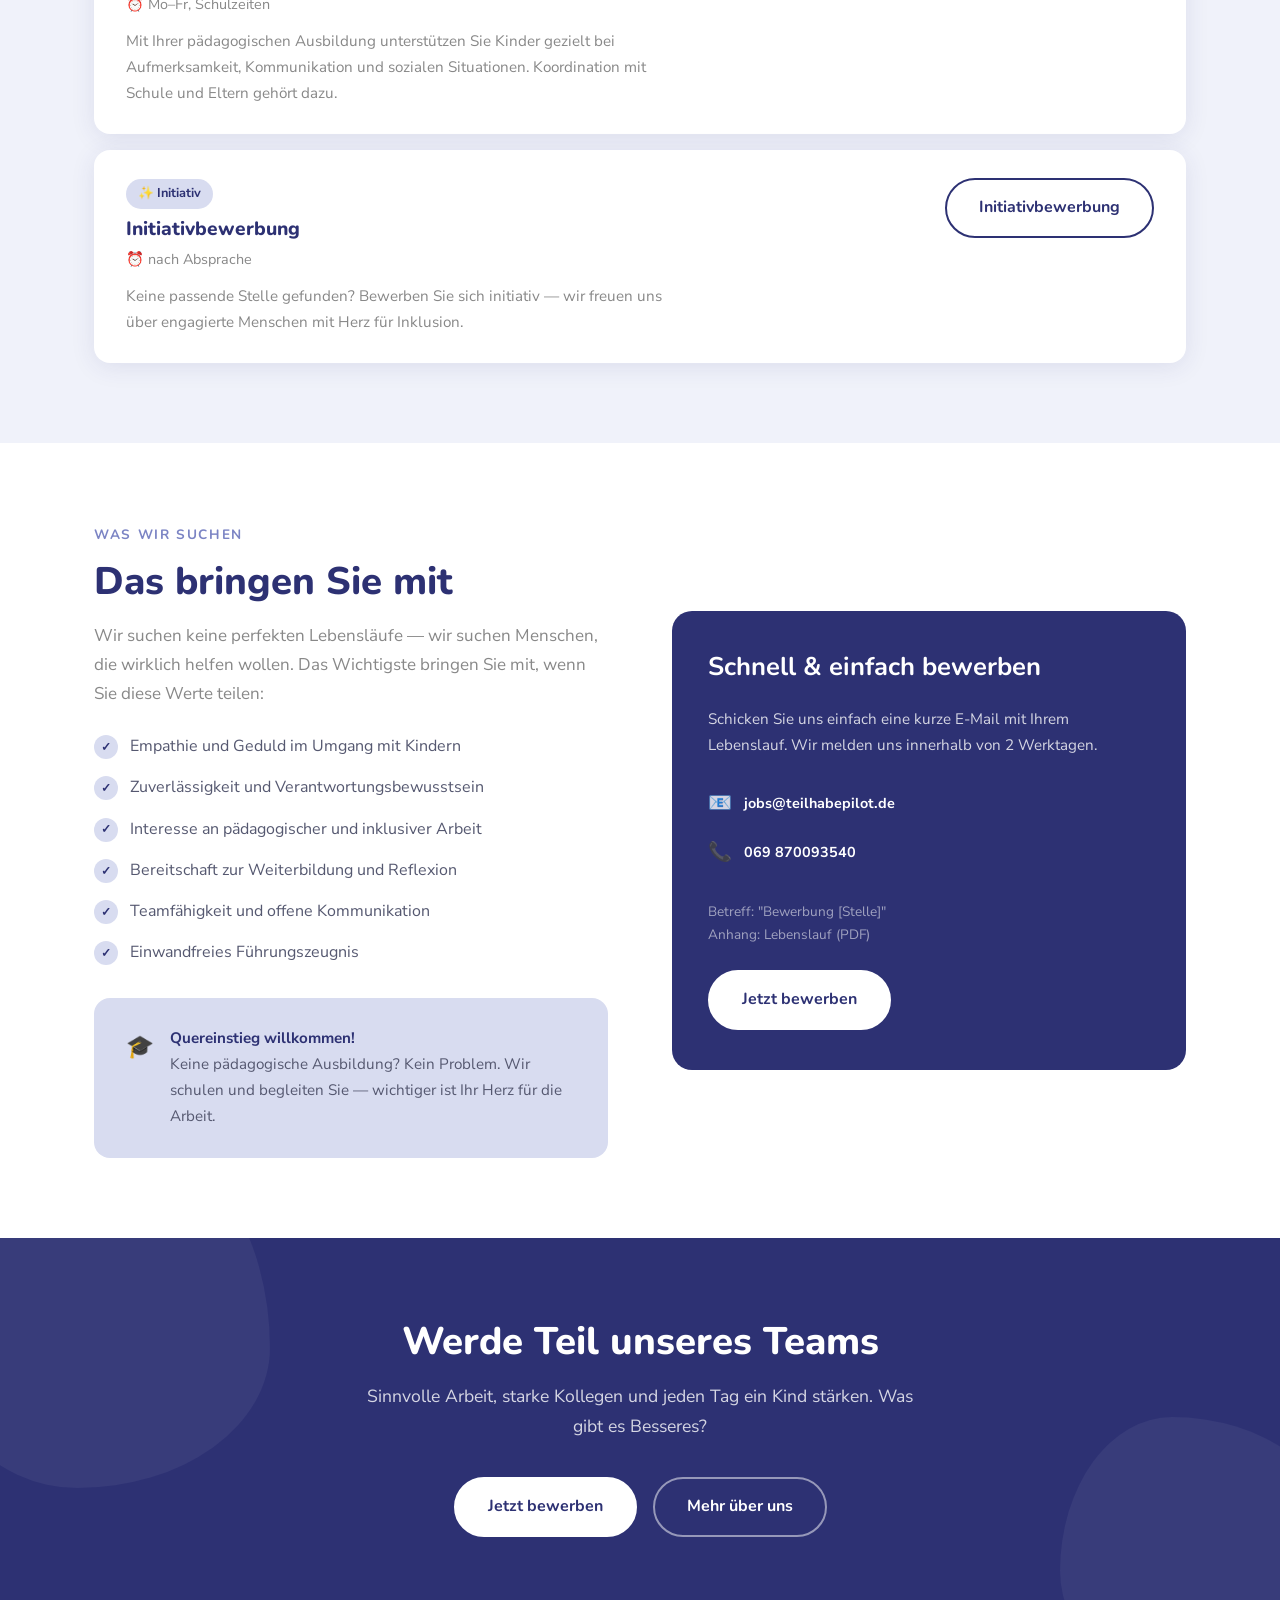
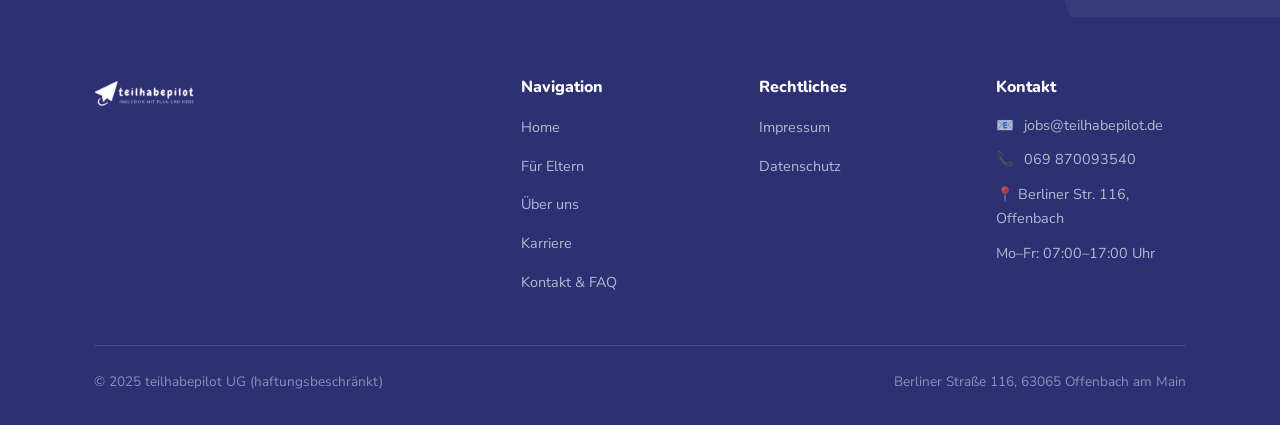
<file: karriere.html>
<!DOCTYPE html>
<html lang="de">
<head>
  <meta charset="UTF-8">
  <meta name="viewport" content="width=device-width, initial-scale=1.0">
  <title>Karriere – teilhabepilot</title>
  <meta name="description" content="Werden Sie Teil des teilhabepilot-Teams. Stellen als Schulbegleitung, Pädagog*in und mehr in Offenbach und Frankfurt.">
  <link rel="stylesheet" href="css/style.css">
</head>
<body>

<!-- NAVIGATION -->
<header class="navbar">
  <div class="container navbar__inner">
    <a href="index.html" class="navbar__logo">
      <img src="logo mit text 2.png" alt="teilhabepilot">
    </a>
    <ul class="navbar__nav">
      <li><a href="index.html">Home</a></li>
      <li><a href="fuer-eltern.html">Für Eltern</a></li>
      <li><a href="ueber-uns.html">Über uns</a></li>
      <li><a href="karriere.html" class="active">Karriere</a></li>
      <li><a href="kontakt.html">Kontakt & FAQ</a></li>
    </ul>
    <a href="kontakt.html" class="btn btn-primary navbar__cta">Jetzt anfragen</a>
    <button class="navbar__hamburger" aria-label="Menü">
      <span></span><span></span><span></span>
    </button>
  </div>
</header>

<!-- WARUM WIR -->
<section class="section section--white" style="padding-top:120px;">
  <div class="container">
    <span class="section-label">Warum teilhabepilot?</span>
    <h2 class="section-title">Mehr als ein Job — eine Berufung</h2>
    <p class="section-subtitle">Wir suchen Menschen, die Kinder stärken wollen. Was wir Ihnen dafür bieten:</p>
    <div class="cards-grid">
      <div class="card">
        <div class="card__icon">❤️</div>
        <h3 class="card__title">Sinnvolle Arbeit</h3>
        <p class="card__text">Sie machen täglich einen echten Unterschied im Leben von Kindern und Familien. Inklusion konkret erleben.</p>
      </div>
      <div class="card">
        <div class="card__icon">👥</div>
        <h3 class="card__title">Starkes Team</h3>
        <p class="card__text">Ein kollegiales, unterstützendes Team mit regelmäßiger Supervision und festen Ansprechpersonen.</p>
      </div>
      <div class="card">
        <div class="card__icon">📅</div>
        <h3 class="card__title">Flexible Zeiten</h3>
        <p class="card__text">Arbeitszeiten im Schulrhythmus — ideal für Menschen mit Familie oder die ein Studium vereinbaren möchten.</p>
      </div>
      <div class="card">
        <div class="card__icon">🎓</div>
        <h3 class="card__title">Weiterbildung</h3>
        <p class="card__text">Wir investieren in Ihre Entwicklung: regelmäßige Schulungen, Fortbildungen und Kinderschutztraining inklusive.</p>
      </div>
      <div class="card">
        <div class="card__icon">📍</div>
        <h3 class="card__title">Schulnah eingesetzt</h3>
        <p class="card__text">Wir achten auf wohnortnahes Matching — kurze Wege zu Ihren Einsatzorten.</p>
      </div>
      <div class="card">
        <div class="card__icon">💶</div>
        <h3 class="card__title">Faire Vergütung</h3>
        <p class="card__text">Transparente und faire Bezahlung, pünktlich und zuverlässig — nach Qualifikation und Erfahrung.</p>
      </div>
    </div>
  </div>
</section>

<!-- STELLENANGEBOTE -->
<section class="section section--light">
  <div class="container">
    <span class="section-label">Offene Stellen</span>
    <h2 class="section-title">Aktuelle Stellenangebote</h2>
    <p class="section-subtitle">Wir sind immer auf der Suche nach engagierten Fachkräften und Quereinsteiger*innen.</p>
    <div class="job-list">
      <div class="job-card">
        <div>
          <div class="job-card__badge">🏫 Schulbegleitung</div>
          <h3 class="job-card__title">Schulbegleiter*in (Teilzeit / Vollzeit)</h3>
          <p class="job-card__meta">⏰ Mo–Fr, Schulzeiten</p>
          <p style="font-size:0.95rem;color:var(--light-gray);margin-top:12px;max-width:540px;">
            Sie begleiten Kinder mit besonderem Förderbedarf im Schulalltag — strukturiert, einfühlsam und professionell. Erfahrung oder Ausbildung im pädagogischen Bereich von Vorteil, aber keine Voraussetzung.
          </p>
        </div>
        <a href="mailto:jobs@teilhabepilot.de?subject=Bewerbung Schulbegleiter*in" class="btn btn-primary" style="white-space:nowrap;">Jetzt bewerben</a>
      </div>
      <div class="job-card">
        <div>
          <div class="job-card__badge">🎓 Fachkraft</div>
          <h3 class="job-card__title">Pädagog*in / Erzieher*in (Teilzeit)</h3>
          <p class="job-card__meta">⏰ Mo–Fr, Schulzeiten</p>
          <p style="font-size:0.95rem;color:var(--light-gray);margin-top:12px;max-width:540px;">
            Mit Ihrer pädagogischen Ausbildung unterstützen Sie Kinder gezielt bei Aufmerksamkeit, Kommunikation und sozialen Situationen. Koordination mit Schule und Eltern gehört dazu.
          </p>
        </div>
        <a href="mailto:jobs@teilhabepilot.de?subject=Bewerbung Pädagog*in" class="btn btn-primary" style="white-space:nowrap;">Jetzt bewerben</a>
      </div>
      <div class="job-card">
        <div>
          <div class="job-card__badge">✨ Initiativ</div>
          <h3 class="job-card__title">Initiativbewerbung</h3>
          <p class="job-card__meta">⏰ nach Absprache</p>
          <p style="font-size:0.95rem;color:var(--light-gray);margin-top:12px;max-width:540px;">
            Keine passende Stelle gefunden? Bewerben Sie sich initiativ — wir freuen uns über engagierte Menschen mit Herz für Inklusion.
          </p>
        </div>
        <a href="mailto:jobs@teilhabepilot.de?subject=Initiativbewerbung" class="btn btn-secondary" style="white-space:nowrap;">Initiativbewerbung</a>
      </div>
    </div>
  </div>
</section>

<!-- WAS WIR SUCHEN -->
<section class="section section--white">
  <div class="container">
    <div class="two-col">
      <div>
        <span class="section-label">Was wir suchen</span>
        <h2 class="section-title">Das bringen Sie mit</h2>
        <p style="color:var(--light-gray);margin-bottom:24px;">
          Wir suchen keine perfekten Lebensläufe — wir suchen Menschen, die wirklich helfen wollen. Das Wichtigste bringen Sie mit, wenn Sie diese Werte teilen:
        </p>
        <ul class="check-list">
          <li>Empathie und Geduld im Umgang mit Kindern</li>
          <li>Zuverlässigkeit und Verantwortungsbewusstsein</li>
          <li>Interesse an pädagogischer und inklusiver Arbeit</li>
          <li>Bereitschaft zur Weiterbildung und Reflexion</li>
          <li>Teamfähigkeit und offene Kommunikation</li>
          <li>Einwandfreies Führungszeugnis</li>
        </ul>
        <div class="info-box" style="margin-top:32px;">
          <div class="info-box__icon">🎓</div>
          <div class="info-box__text">
            <strong style="color:var(--indigo);">Quereinstieg willkommen!</strong><br>
            Keine pädagogische Ausbildung? Kein Problem. Wir schulen und begleiten Sie — wichtiger ist Ihr Herz für die Arbeit.
          </div>
        </div>
      </div>
      <div style="background:var(--indigo);border-radius:20px;padding:40px 36px;color:var(--white);">
        <h3 style="color:var(--white);margin-bottom:24px;">Schnell & einfach bewerben</h3>
        <p style="color:rgba(255,255,255,0.8);margin-bottom:28px;font-size:0.95rem;">
          Schicken Sie uns einfach eine kurze E-Mail mit Ihrem Lebenslauf. Wir melden uns innerhalb von 2 Werktagen.
        </p>
        <div style="display:flex;flex-direction:column;gap:16px;margin-bottom:32px;">
          <div style="display:flex;align-items:center;gap:12px;color:rgba(255,255,255,0.8);font-size:0.9rem;">
            <span style="font-size:1.2rem;">📧</span>
            <a href="mailto:jobs@teilhabepilot.de" style="color:var(--white);font-weight:700;">jobs@teilhabepilot.de</a>
          </div>
          <div style="display:flex;align-items:center;gap:12px;color:rgba(255,255,255,0.8);font-size:0.9rem;">
            <span style="font-size:1.2rem;">📞</span>
            <a href="tel:069870093540" style="color:var(--white);font-weight:700;">069 870093540</a>
          </div>
        </div>
        <p style="font-size:0.85rem;color:rgba(255,255,255,0.55);">Betreff: "Bewerbung [Stelle]"<br>Anhang: Lebenslauf (PDF)</p>
        <a href="mailto:jobs@teilhabepilot.de?subject=Bewerbung bei teilhabepilot" class="btn btn-white" style="margin-top:24px;">Jetzt bewerben</a>
      </div>
    </div>
  </div>
</section>

<!-- CTA -->
<section class="cta-section">
  <div class="container" style="position:relative;z-index:1;">
    <h2>Werde Teil unseres Teams</h2>
    <p>Sinnvolle Arbeit, starke Kollegen und jeden Tag ein Kind stärken. Was gibt es Besseres?</p>
    <div class="cta-section__actions">
      <a href="mailto:jobs@teilhabepilot.de?subject=Bewerbung bei teilhabepilot" class="btn btn-white">Jetzt bewerben</a>
      <a href="ueber-uns.html" class="btn btn-secondary" style="color:var(--white);border-color:rgba(255,255,255,0.5);">Mehr über uns</a>
    </div>
  </div>
</section>

<!-- FOOTER -->
<footer class="footer">
  <div class="container">
    <div class="footer__inner">
      <div class="footer__brand">
        <img src="logo mit text 2.png" alt="teilhabepilot">
      </div>
      <div>
        <h4 class="footer__heading">Navigation</h4>
        <ul class="footer__links">
          <li><a href="index.html">Home</a></li>
          <li><a href="fuer-eltern.html">Für Eltern</a></li>
          <li><a href="ueber-uns.html">Über uns</a></li>
          <li><a href="karriere.html">Karriere</a></li>
          <li><a href="kontakt.html">Kontakt & FAQ</a></li>
        </ul>
      </div>
      <div>
        <h4 class="footer__heading">Rechtliches</h4>
        <ul class="footer__links">
          <li><a href="impressum.html">Impressum</a></li>
          <li><a href="datenschutz.html">Datenschutz</a></li>
        </ul>
      </div>
      <div>
        <h4 class="footer__heading">Kontakt</h4>
        <div class="footer__contact-item">📧 <a href="mailto:jobs@teilhabepilot.de">jobs@teilhabepilot.de</a></div>
        <div class="footer__contact-item">📞 <a href="tel:069870093540">069 870093540</a></div>
        <div class="footer__contact-item">📍 Berliner Str. 116, Offenbach</div>
        <div class="footer__contact-item">Mo–Fr: 07:00–17:00 Uhr</div>
      </div>
    </div>
    <div class="footer__bottom">
      <span>© 2025 teilhabepilot UG (haftungsbeschränkt)</span>
      <span>Berliner Straße 116, 63065 Offenbach am Main</span>
    </div>
  </div>
</footer>

<!-- COOKIE BANNER -->
<div class="cookie-banner hidden" id="cookieBanner">
  <div class="cookie-banner__text">
    <strong>🍪 Datenschutz &amp; Cookies</strong>
    <p>Diese Website nutzt Google Fonts (Verbindung zu Google-Servern) sowie technisch notwendige Funktionen (lokaler Speicher). Es werden keine Tracking- oder Werbe-Cookies gesetzt. Mehr dazu in unserer <a href="datenschutz.html">Datenschutzerklärung</a>.</p>
  </div>
  <div class="cookie-banner__actions">
    <button class="cookie-banner__btn" id="cookieBannerOk">Verstanden &amp; Akzeptieren</button>
  </div>
</div>

<script src="js/main.js"></script>
</body>
</html>
</file>
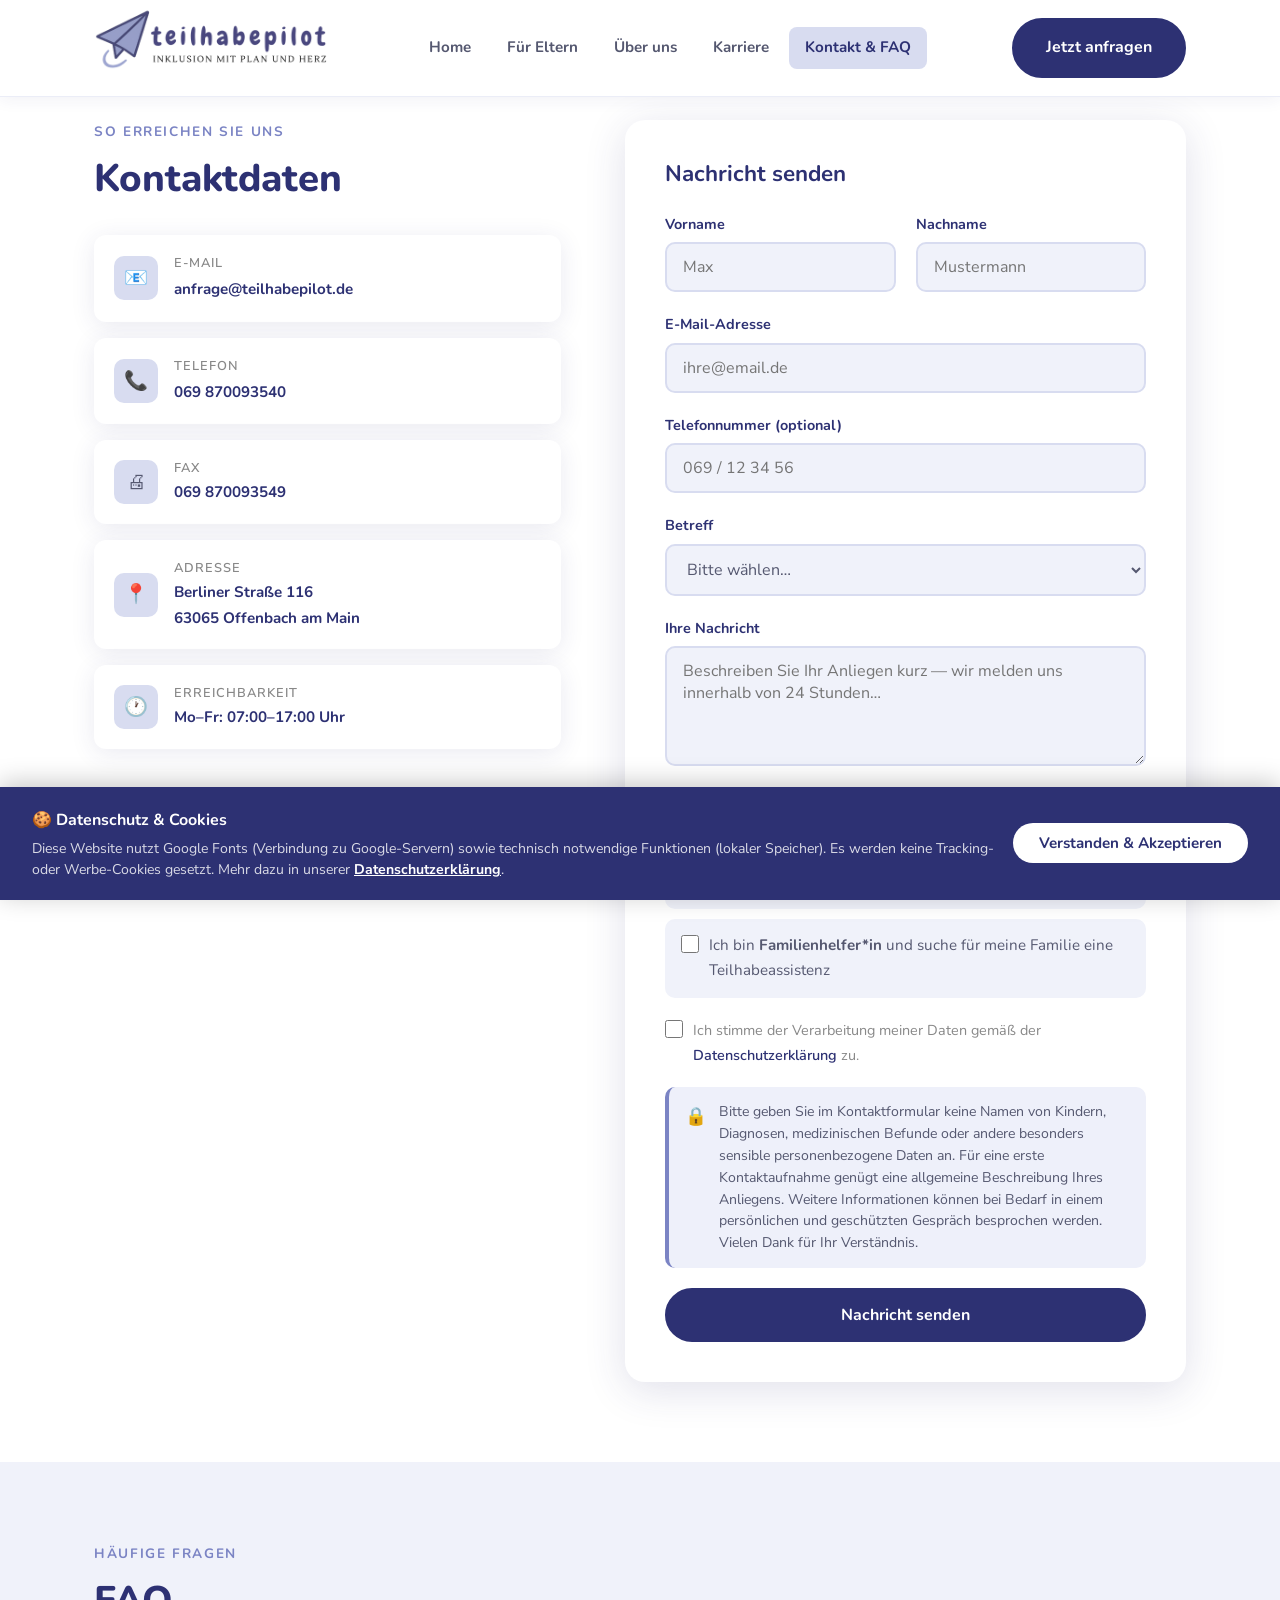
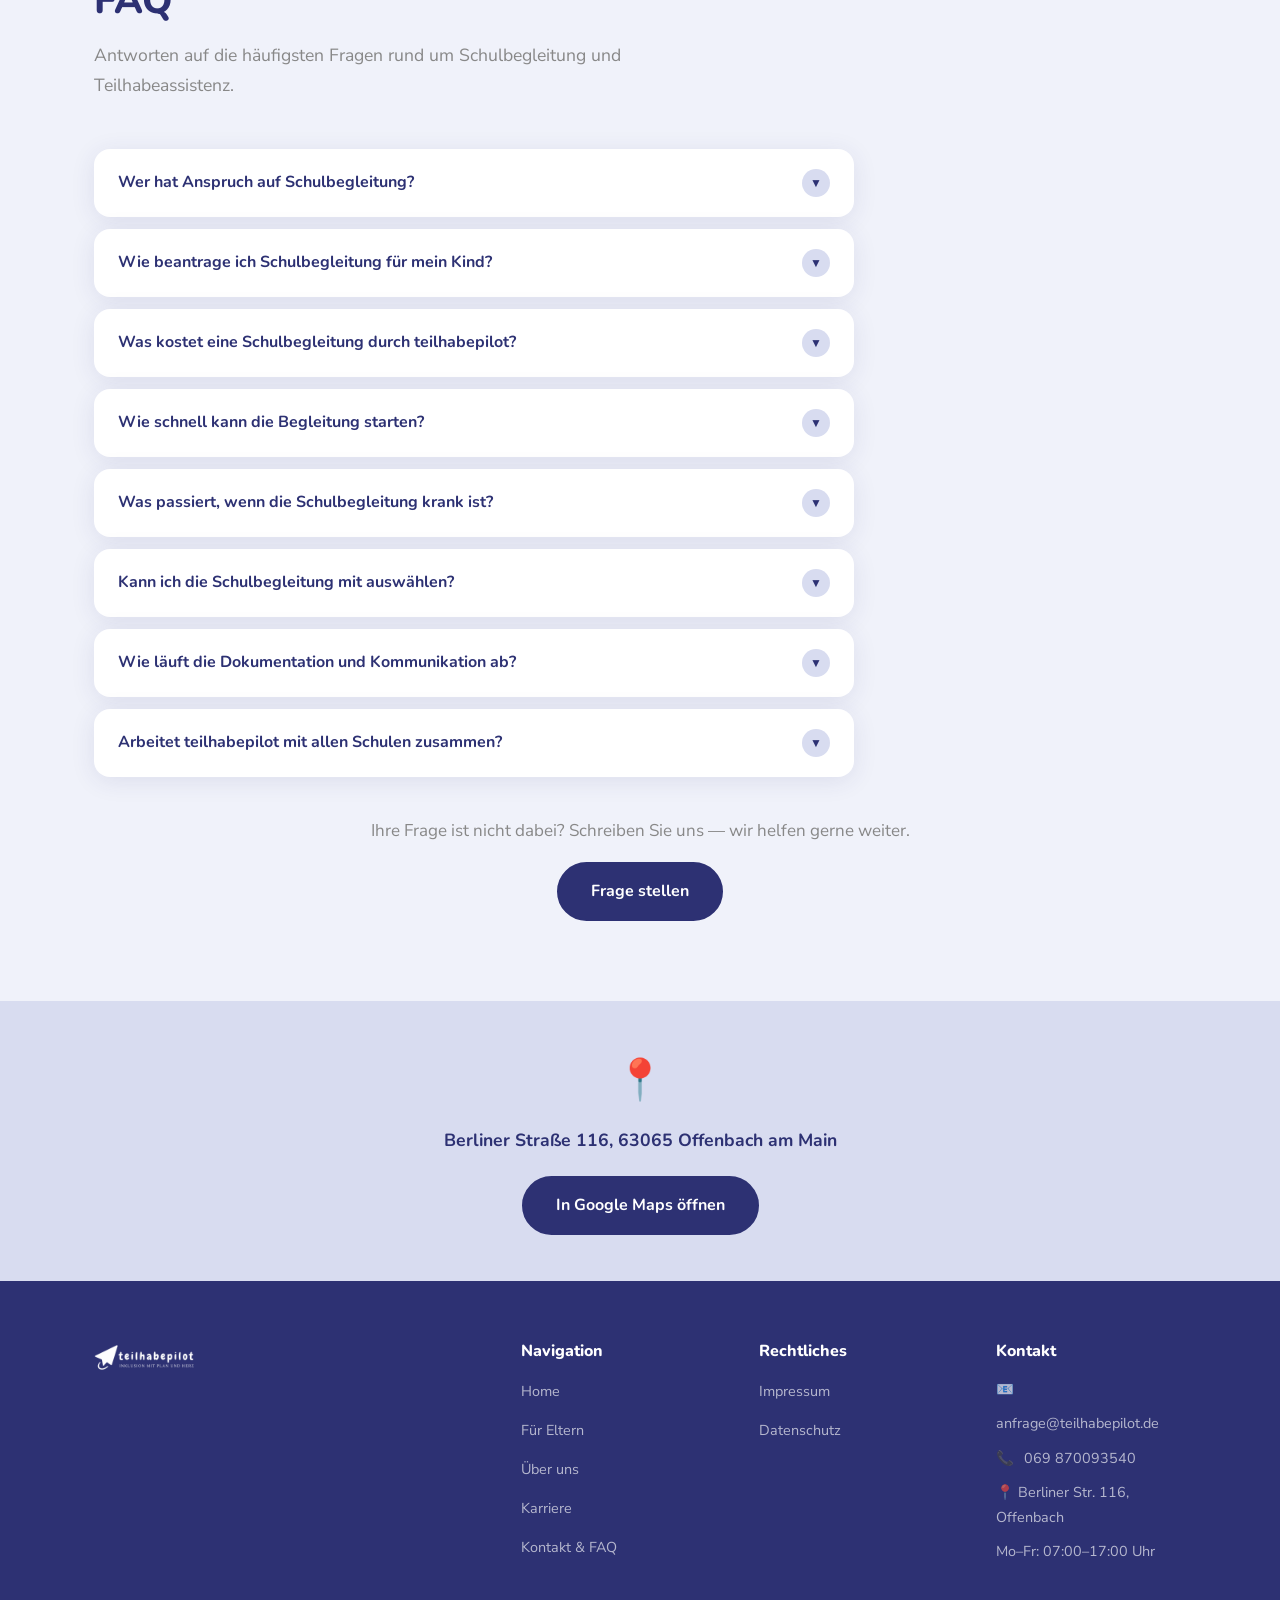
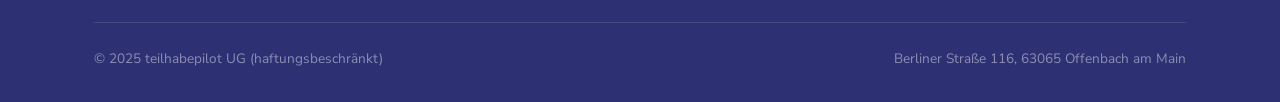
<file: kontakt.html>
<!DOCTYPE html>
<html lang="de">
<head>
  <meta charset="UTF-8">
  <meta name="viewport" content="width=device-width, initial-scale=1.0">
  <title>Kontakt & FAQ – teilhabepilot</title>
  <meta name="description" content="Kontaktieren Sie teilhabepilot — per E-Mail, Telefon oder über das Kontaktformular. Mo–Fr 07:00–17:00 Uhr erreichbar.">
  <link rel="stylesheet" href="css/style.css">
</head>
<body>

<!-- NAVIGATION -->
<header class="navbar">
  <div class="container navbar__inner">
    <a href="index.html" class="navbar__logo">
      <img src="logo mit text 2.png" alt="teilhabepilot">
    </a>
    <ul class="navbar__nav">
      <li><a href="index.html">Home</a></li>
      <li><a href="fuer-eltern.html">Für Eltern</a></li>
      <li><a href="ueber-uns.html">Über uns</a></li>
      <li><a href="karriere.html">Karriere</a></li>
      <li><a href="kontakt.html" class="active">Kontakt & FAQ</a></li>
    </ul>
    <a href="kontakt.html" class="btn btn-primary navbar__cta">Jetzt anfragen</a>
    <button class="navbar__hamburger" aria-label="Menü">
      <span></span><span></span><span></span>
    </button>
  </div>
</header>

<!-- KONTAKT -->
<section class="section section--white" style="padding-top:120px;">
  <div class="container">
    <div class="kontakt-grid">

      <!-- Contact Info -->
      <div>
        <span class="section-label">So erreichen Sie uns</span>
        <h2 class="section-title" style="margin-bottom:32px;">Kontaktdaten</h2>
        <div class="contact-info">
          <div class="contact-item">
            <div class="contact-item__icon">📧</div>
            <div>
              <div class="contact-item__label">E-Mail</div>
              <a href="mailto:anfrage@teilhabepilot.de" class="contact-item__value">anfrage@teilhabepilot.de</a>
            </div>
          </div>
          <div class="contact-item">
            <div class="contact-item__icon">📞</div>
            <div>
              <div class="contact-item__label">Telefon</div>
              <a href="tel:069870093540" class="contact-item__value">069 870093540</a>
            </div>
          </div>
          <div class="contact-item">
            <div class="contact-item__icon">🖨</div>
            <div>
              <div class="contact-item__label">Fax</div>
              <div class="contact-item__value">069 870093549</div>
            </div>
          </div>
          <div class="contact-item">
            <div class="contact-item__icon">📍</div>
            <div>
              <div class="contact-item__label">Adresse</div>
              <div class="contact-item__value">Berliner Straße 116<br>63065 Offenbach am Main</div>
            </div>
          </div>
          <div class="contact-item">
            <div class="contact-item__icon">🕐</div>
            <div>
              <div class="contact-item__label">Erreichbarkeit</div>
              <div class="contact-item__value">Mo–Fr: 07:00–17:00 Uhr</div>
            </div>
          </div>
        </div>

      </div>

      <!-- Contact Form -->
      <div class="contact-form">
        <h3 style="margin-bottom:24px; font-size:1.4rem;">Nachricht senden</h3>
        <form action="https://formspree.io/f/xbdvlore" method="POST">
          <input type="hidden" name="_subject" value="Neue Anfrage über teilhabepilot.de">
          <div class="form-row">
            <div class="form-group">
              <label for="vorname">Vorname</label>
              <input type="text" id="vorname" name="vorname" placeholder="Max" required>
            </div>
            <div class="form-group">
              <label for="nachname">Nachname</label>
              <input type="text" id="nachname" name="nachname" placeholder="Mustermann" required>
            </div>
          </div>
          <div class="form-group">
            <label for="email">E-Mail-Adresse</label>
            <input type="email" id="email" name="email" placeholder="ihre@email.de" required>
          </div>
          <div class="form-group">
            <label for="telefon">Telefonnummer (optional)</label>
            <input type="tel" id="telefon" name="telefon" placeholder="069 / 12 34 56">
          </div>
          <div class="form-group">
            <label for="betreff">Betreff</label>
            <select id="betreff" name="betreff" required>
              <option value="" disabled selected>Bitte wählen…</option>
              <option value="schulbegleitung">Anfrage Schulbegleitung</option>
              <option value="kooperation">Kooperationsanfrage (Amt)</option>
              <option value="sonstiges">Sonstiges</option>
            </select>
          </div>
          <div class="form-group">
            <label for="nachricht">Ihre Nachricht</label>
            <textarea id="nachricht" name="nachricht" placeholder="Beschreiben Sie Ihr Anliegen kurz — wir melden uns innerhalb von 24 Stunden…" required></textarea>
          </div>
          <div class="form-group">
            <p style="font-family:'Nunito',sans-serif;font-weight:700;font-size:0.9rem;color:var(--indigo);margin-bottom:12px;">Ich kontaktiere Sie, weil …</p>
            <div style="display:flex;flex-direction:column;gap:10px;">
              <label style="display:flex;align-items:flex-start;gap:10px;cursor:pointer;font-weight:400;color:var(--gray);padding:12px 14px;background:var(--bg);border-radius:10px;border:2px solid transparent;transition:border-color 0.2s;" onmouseover="this.style.borderColor='var(--lavender)'" onmouseout="this.style.borderColor='transparent'">
                <input type="checkbox" name="rolle" value="eltern" style="width:18px;height:18px;min-width:18px;margin-top:2px;accent-color:var(--indigo);">
                <span style="font-size:0.95rem;">Wir sind <strong>Eltern</strong> und suchen für unser Kind eine Teilhabeassistenz</span>
              </label>
              <label style="display:flex;align-items:flex-start;gap:10px;cursor:pointer;font-weight:400;color:var(--gray);padding:12px 14px;background:var(--bg);border-radius:10px;border:2px solid transparent;transition:border-color 0.2s;" onmouseover="this.style.borderColor='var(--lavender)'" onmouseout="this.style.borderColor='transparent'">
                <input type="checkbox" name="rolle" value="familienhelfer" style="width:18px;height:18px;min-width:18px;margin-top:2px;accent-color:var(--indigo);">
                <span style="font-size:0.95rem;">Ich bin <strong>Familienhelfer*in</strong> und suche für meine Familie eine Teilhabeassistenz</span>
              </label>
            </div>
          </div>
          <div class="form-group">
            <label style="display:flex;align-items:flex-start;gap:10px;cursor:pointer;font-weight:400;color:var(--light-gray);">
              <input type="checkbox" required style="width:18px;height:18px;min-width:18px;margin-top:2px;accent-color:var(--indigo);">
              <span style="font-size:0.9rem;">Ich stimme der Verarbeitung meiner Daten gemäß der <a href="datenschutz.html" style="color:var(--indigo);font-weight:600;">Datenschutzerklärung</a> zu.</span>
            </label>
          </div>
          <div class="form-privacy-notice">
            <div class="form-privacy-notice__icon">🔒</div>
            <p>Bitte geben Sie im Kontaktformular keine Namen von Kindern, Diagnosen, medizinischen Befunde oder andere besonders sensible personenbezogene Daten an. Für eine erste Kontaktaufnahme genügt eine allgemeine Beschreibung Ihres Anliegens. Weitere Informationen können bei Bedarf in einem persönlichen und geschützten Gespräch besprochen werden. Vielen Dank für Ihr Verständnis.</p>
          </div>
          <button type="submit" class="btn btn-primary" style="width:100%;justify-content:center;">Nachricht senden</button>
        </form>
      </div>
    </div>
  </div>
</section>

<!-- FAQ -->
<section class="section section--light" id="faq">
  <div class="container">
    <span class="section-label">Häufige Fragen</span>
    <h2 class="section-title">FAQ</h2>
    <p class="section-subtitle">Antworten auf die häufigsten Fragen rund um Schulbegleitung und Teilhabeassistenz.</p>
    <div class="faq-list" style="max-width:760px;">

      <div class="faq-item">
        <div class="faq-item__question">
          Wer hat Anspruch auf Schulbegleitung?
          <span class="faq-item__arrow">▼</span>
        </div>
        <div class="faq-item__answer">
          Kinder und Jugendliche mit einer körperlichen, geistigen oder seelischen Behinderung oder einem erheblichen besonderen Förderbedarf können Anspruch auf Schulbegleitung haben. Dazu gehören z. B. Kinder mit ADHS, Autismus-Spektrum-Störung, körperlichen Einschränkungen oder Lernbehinderungen. Der Anspruch wird durch das zuständige Jugend- oder Sozialamt geprüft.
        </div>
      </div>

      <div class="faq-item">
        <div class="faq-item__question">
          Wie beantrage ich Schulbegleitung für mein Kind?
          <span class="faq-item__arrow">▼</span>
        </div>
        <div class="faq-item__answer">
          Sie stellen einen Antrag beim zuständigen Jugendamt (nach SGB VIII) oder Sozialamt (nach SGB IX). Dafür benötigen Sie in der Regel einen ärztlichen Bericht oder eine Diagnose sowie ggf. ein schulisches Gutachten. Wir helfen Ihnen gerne dabei, die richtigen Unterlagen zusammenzustellen — melden Sie sich einfach bei uns!
        </div>
      </div>

      <div class="faq-item">
        <div class="faq-item__question">
          Was kostet eine Schulbegleitung durch teilhabepilot?
          <span class="faq-item__arrow">▼</span>
        </div>
        <div class="faq-item__answer">
          In der Regel entstehen für Familien keine oder nur geringe Eigenkosten, da die Leistungen vom Jugend- oder Sozialamt übernommen werden. Wir rechnen direkt mit dem zuständigen Amt ab. Bei Fragen zur Finanzierung sprechen Sie uns gerne an.
        </div>
      </div>

      <div class="faq-item">
        <div class="faq-item__question">
          Wie schnell kann die Begleitung starten?
          <span class="faq-item__arrow">▼</span>
        </div>
        <div class="faq-item__answer">
          Nach Bewilligung durch das Amt starten wir in der Regel binnen 7 Tagen. Wir kümmern uns um den gesamten Prozess: Fachkraft-Matching, Koordination mit der Schule und das Kennenlerngespräch mit Ihnen und Ihrem Kind.
        </div>
      </div>

      <div class="faq-item">
        <div class="faq-item__question">
          Was passiert, wenn die Schulbegleitung krank ist?
          <span class="faq-item__arrow">▼</span>
        </div>
        <div class="faq-item__answer">
          Wir verfügen über einen qualifizierten Vertretungspool. Im Krankheitsfall sorgen wir so schnell wie möglich für eine geeignete Vertretung, damit Ihr Kind weiterhin betreut wird. Ihre feste Ansprechperson hält Sie stets auf dem Laufenden.
        </div>
      </div>

      <div class="faq-item">
        <div class="faq-item__question">
          Kann ich die Schulbegleitung mit auswählen?
          <span class="faq-item__arrow">▼</span>
        </div>
        <div class="faq-item__answer">
          Ja! Wir führen ein Kennenlerngespräch durch und stellen Ihnen eine passende Fachkraft vor. Dabei achten wir auf Qualifikation, Schulnähe und die individuellen Bedürfnisse Ihres Kindes. Das Wohl Ihres Kindes steht für uns an erster Stelle.
        </div>
      </div>

      <div class="faq-item">
        <div class="faq-item__question">
          Wie läuft die Dokumentation und Kommunikation ab?
          <span class="faq-item__arrow">▼</span>
        </div>
        <div class="faq-item__answer">
          Unsere Schulbegleiter*innen erstellen tägliche Berichte über die Begleitung. Sie erhalten regelmäßige Rückmeldungen über die Entwicklung Ihres Kindes. Zudem finden regelmäßige Abstimmungsgespräche mit Schule und Eltern statt.
        </div>
      </div>

      <div class="faq-item">
        <div class="faq-item__question">
          Arbeitet teilhabepilot mit allen Schulen zusammen?
          <span class="faq-item__arrow">▼</span>
        </div>
        <div class="faq-item__answer">
          Wir arbeiten mit allgemeinen Schulen (Regelschulen), Förderschulen und anderen Bildungseinrichtungen im Raum Offenbach und Frankfurt zusammen. Sprechen Sie uns bei spezifischen Fragen zu Ihrer Schule gerne direkt an.
        </div>
      </div>

    </div>
    <div style="margin-top:40px;text-align:center;">
      <p style="color:var(--light-gray);margin-bottom:16px;">Ihre Frage ist nicht dabei? Schreiben Sie uns — wir helfen gerne weiter.</p>
      <a href="mailto:anfrage@teilhabepilot.de" class="btn btn-primary">Frage stellen</a>
    </div>
  </div>
</section>

<!-- MAP PLACEHOLDER -->
<section style="background:var(--white);padding:0;">
  <div style="background:var(--lavender);height:280px;display:flex;align-items:center;justify-content:center;flex-direction:column;gap:12px;">
    <span style="font-size:2.5rem;">📍</span>
    <p style="font-family:'Nunito',sans-serif;font-weight:700;color:var(--indigo);font-size:1.1rem;">Berliner Straße 116, 63065 Offenbach am Main</p>
    <a href="https://maps.google.com/?q=Berliner+Straße+116+63065+Offenbach" target="_blank" rel="noopener noreferrer" class="btn btn-primary" style="margin-top:8px;">In Google Maps öffnen</a>
  </div>
</section>

<!-- FOOTER -->
<footer class="footer">
  <div class="container">
    <div class="footer__inner">
      <div class="footer__brand">
        <img src="logo mit text 2.png" alt="teilhabepilot">
      </div>
      <div>
        <h4 class="footer__heading">Navigation</h4>
        <ul class="footer__links">
          <li><a href="index.html">Home</a></li>
          <li><a href="fuer-eltern.html">Für Eltern</a></li>
          <li><a href="ueber-uns.html">Über uns</a></li>
          <li><a href="karriere.html">Karriere</a></li>
          <li><a href="kontakt.html">Kontakt & FAQ</a></li>
        </ul>
      </div>
      <div>
        <h4 class="footer__heading">Rechtliches</h4>
        <ul class="footer__links">
          <li><a href="impressum.html">Impressum</a></li>
          <li><a href="datenschutz.html">Datenschutz</a></li>
        </ul>
      </div>
      <div>
        <h4 class="footer__heading">Kontakt</h4>
        <div class="footer__contact-item">📧 <a href="mailto:anfrage@teilhabepilot.de">anfrage@teilhabepilot.de</a></div>
        <div class="footer__contact-item">📞 <a href="tel:069870093540">069 870093540</a></div>
        <div class="footer__contact-item">📍 Berliner Str. 116, Offenbach</div>
        <div class="footer__contact-item">Mo–Fr: 07:00–17:00 Uhr</div>
      </div>
    </div>
    <div class="footer__bottom">
      <span>© 2025 teilhabepilot UG (haftungsbeschränkt)</span>
      <span>Berliner Straße 116, 63065 Offenbach am Main</span>
    </div>
  </div>
</footer>

<!-- COOKIE BANNER -->
<div class="cookie-banner hidden" id="cookieBanner">
  <div class="cookie-banner__text">
    <strong>🍪 Datenschutz &amp; Cookies</strong>
    <p>Diese Website nutzt Google Fonts (Verbindung zu Google-Servern) sowie technisch notwendige Funktionen (lokaler Speicher). Es werden keine Tracking- oder Werbe-Cookies gesetzt. Mehr dazu in unserer <a href="datenschutz.html">Datenschutzerklärung</a>.</p>
  </div>
  <div class="cookie-banner__actions">
    <button class="cookie-banner__btn" id="cookieBannerOk">Verstanden &amp; Akzeptieren</button>
  </div>
</div>

<script src="js/main.js"></script>
</body>
</html>
</file>
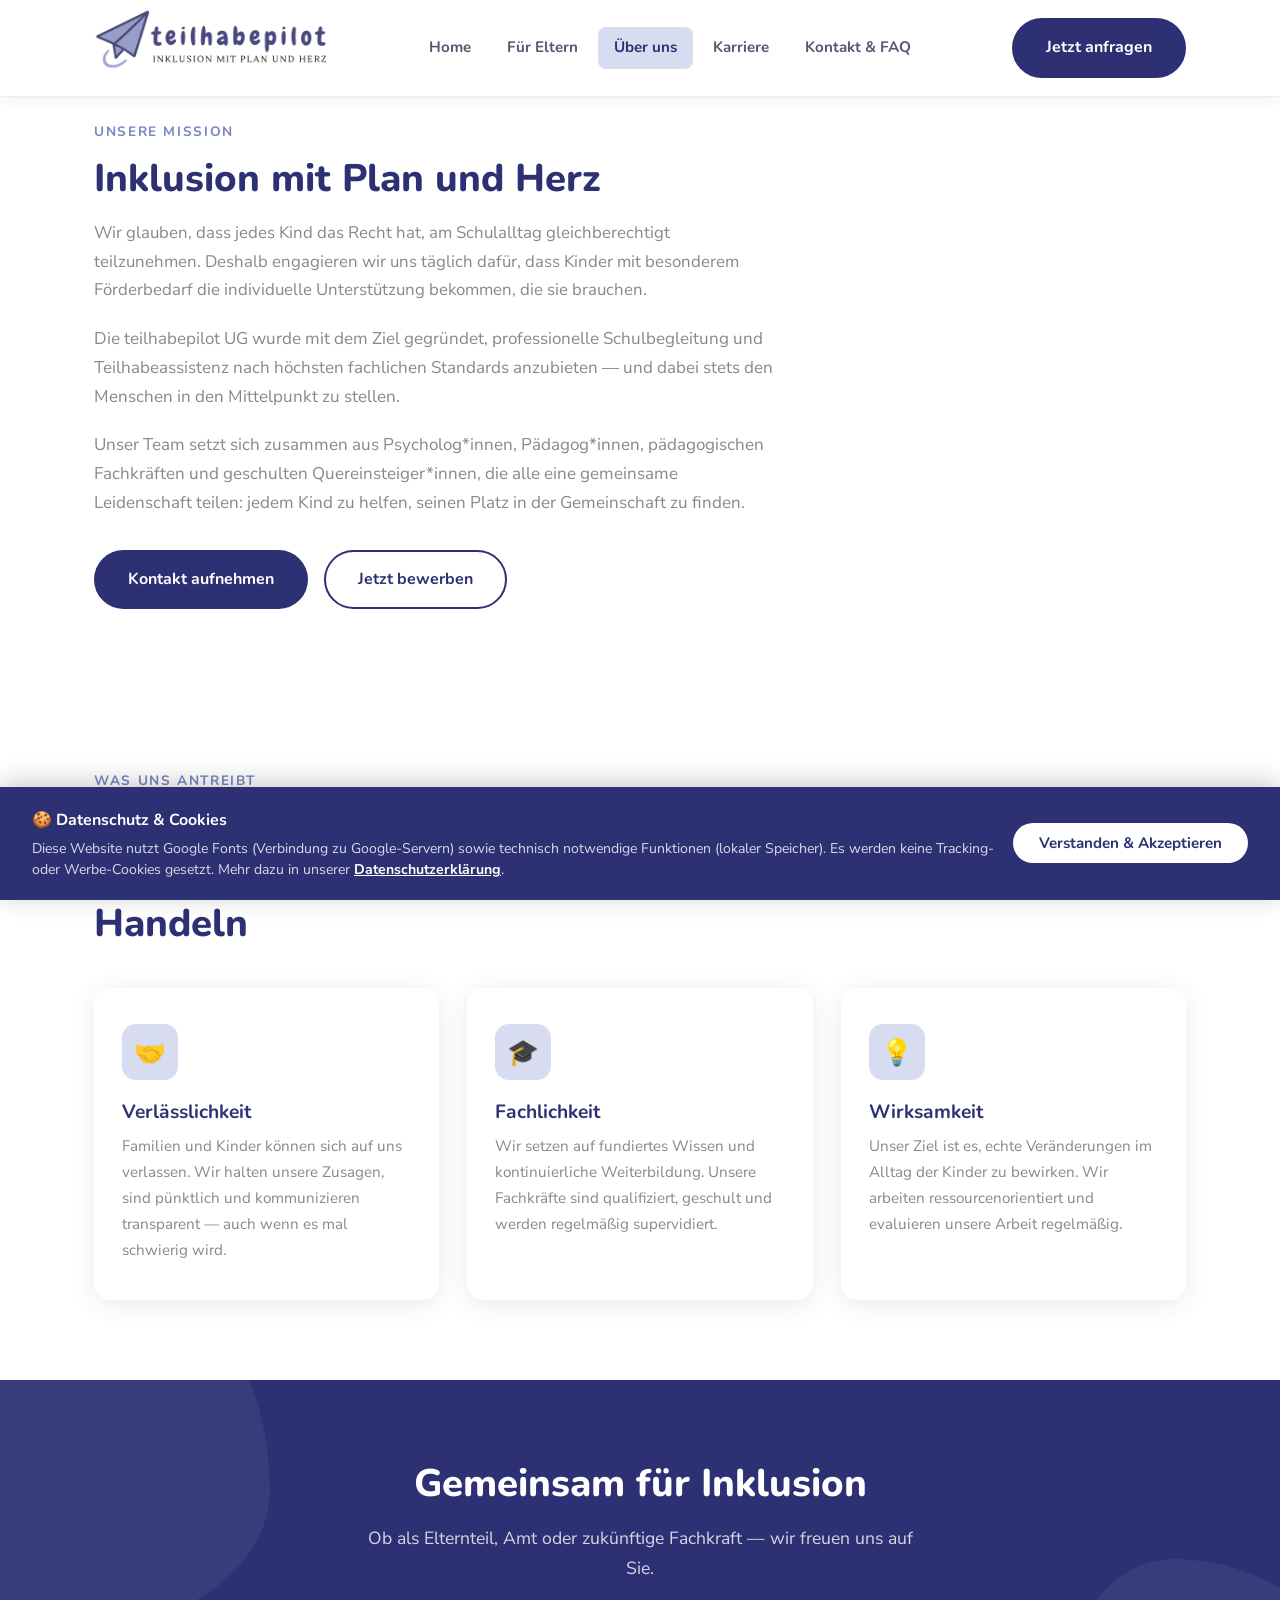
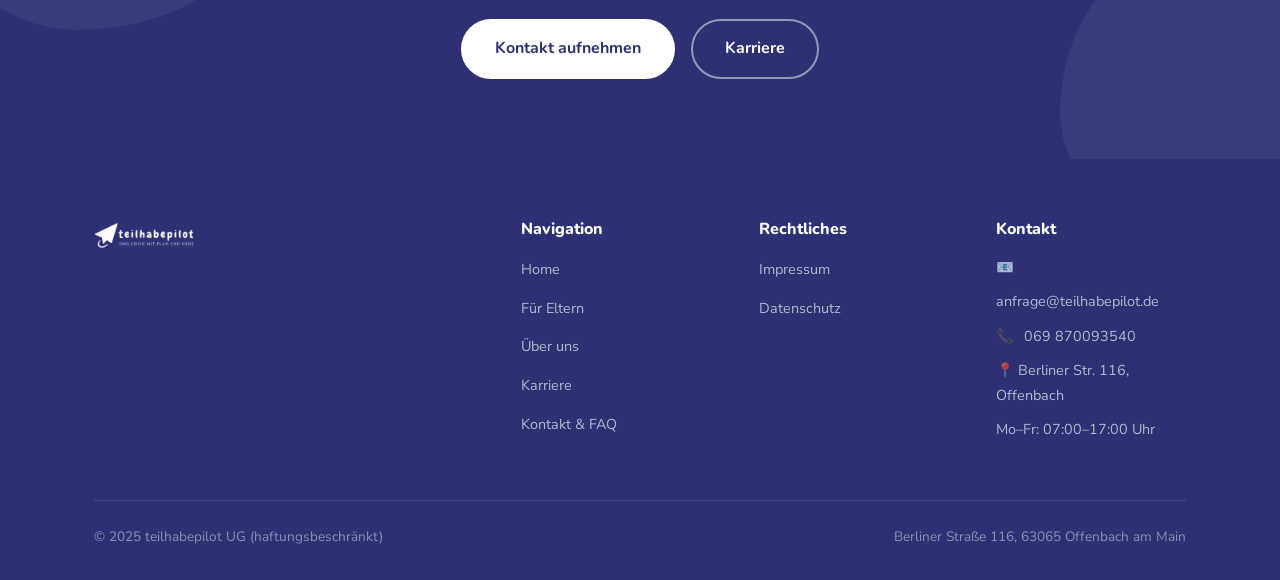
<file: ueber-uns.html>
<!DOCTYPE html>
<html lang="de">
<head>
  <meta charset="UTF-8">
  <meta name="viewport" content="width=device-width, initial-scale=1.0">
  <title>Über uns – teilhabepilot</title>
  <meta name="description" content="Lernen Sie das Team hinter teilhabepilot kennen. Psycholog*innen, Pädagog*innen und geschulte Fachkräfte für Inklusion in Offenbach.">
  <link rel="stylesheet" href="css/style.css">
</head>
<body>

<!-- NAVIGATION -->
<header class="navbar">
  <div class="container navbar__inner">
    <a href="index.html" class="navbar__logo">
      <img src="logo mit text 2.png" alt="teilhabepilot">
    </a>
    <ul class="navbar__nav">
      <li><a href="index.html">Home</a></li>
      <li><a href="fuer-eltern.html">Für Eltern</a></li>
      <li><a href="ueber-uns.html" class="active">Über uns</a></li>
      <li><a href="karriere.html">Karriere</a></li>
      <li><a href="kontakt.html">Kontakt & FAQ</a></li>
    </ul>
    <a href="kontakt.html" class="btn btn-primary navbar__cta">Jetzt anfragen</a>
    <button class="navbar__hamburger" aria-label="Menü">
      <span></span><span></span><span></span>
    </button>
  </div>
</header>

<!-- MISSION -->
<section class="section section--white" style="padding-top:120px;">
  <div class="container">
    <div style="max-width:680px;">
      <span class="section-label">Unsere Mission</span>
      <h2 class="section-title">Inklusion mit Plan und Herz</h2>
      <p style="color:var(--light-gray);margin-bottom:20px; font-size:1.05rem;">
        Wir glauben, dass jedes Kind das Recht hat, am Schulalltag gleichberechtigt teilzunehmen. Deshalb engagieren wir uns täglich dafür, dass Kinder mit besonderem Förderbedarf die individuelle Unterstützung bekommen, die sie brauchen.
      </p>
      <p style="color:var(--light-gray);margin-bottom:20px;">
        Die teilhabepilot UG wurde mit dem Ziel gegründet, professionelle Schulbegleitung und Teilhabeassistenz nach höchsten fachlichen Standards anzubieten — und dabei stets den Menschen in den Mittelpunkt zu stellen.
      </p>
      <p style="color:var(--light-gray);margin-bottom:32px;">
        Unser Team setzt sich zusammen aus Psycholog*innen, Pädagog*innen, pädagogischen Fachkräften und geschulten Quereinsteiger*innen, die alle eine gemeinsame Leidenschaft teilen: jedem Kind zu helfen, seinen Platz in der Gemeinschaft zu finden.
      </p>
      <div style="display:flex;gap:16px;flex-wrap:wrap;">
        <a href="kontakt.html" class="btn btn-primary">Kontakt aufnehmen</a>
        <a href="karriere.html" class="btn btn-secondary">Jetzt bewerben</a>
      </div>
    </div>
  </div>
</section>

<!-- WERTE DETAIL -->
<section class="section section--white">
  <div class="container">
    <span class="section-label">Was uns antreibt</span>
    <h2 class="section-title" style="max-width:540px;">Unsere Werte sind keine Worte — sie sind unser Handeln</h2>
    <div class="cards-grid" style="margin-top:40px;">
      <div class="card">
        <div class="card__icon">🤝</div>
        <h3 class="card__title">Verlässlichkeit</h3>
        <p class="card__text">Familien und Kinder können sich auf uns verlassen. Wir halten unsere Zusagen, sind pünktlich und kommunizieren transparent — auch wenn es mal schwierig wird.</p>
      </div>
      <div class="card">
        <div class="card__icon">🎓</div>
        <h3 class="card__title">Fachlichkeit</h3>
        <p class="card__text">Wir setzen auf fundiertes Wissen und kontinuierliche Weiterbildung. Unsere Fachkräfte sind qualifiziert, geschult und werden regelmäßig supervidiert.</p>
      </div>
      <div class="card">
        <div class="card__icon">💡</div>
        <h3 class="card__title">Wirksamkeit</h3>
        <p class="card__text">Unser Ziel ist es, echte Veränderungen im Alltag der Kinder zu bewirken. Wir arbeiten ressourcenorientiert und evaluieren unsere Arbeit regelmäßig.</p>
      </div>
    </div>
  </div>
</section>

<!-- CTA -->
<section class="cta-section">
  <div class="container" style="position:relative;z-index:1;">
    <h2>Gemeinsam für Inklusion</h2>
    <p>Ob als Elternteil, Amt oder zukünftige Fachkraft — wir freuen uns auf Sie.</p>
    <div class="cta-section__actions">
      <a href="kontakt.html" class="btn btn-white">Kontakt aufnehmen</a>
      <a href="karriere.html" class="btn btn-secondary" style="color:var(--white);border-color:rgba(255,255,255,0.5);">Karriere</a>
    </div>
  </div>
</section>

<!-- FOOTER -->
<footer class="footer">
  <div class="container">
    <div class="footer__inner">
      <div class="footer__brand">
        <img src="logo mit text 2.png" alt="teilhabepilot">
      </div>
      <div>
        <h4 class="footer__heading">Navigation</h4>
        <ul class="footer__links">
          <li><a href="index.html">Home</a></li>
          <li><a href="fuer-eltern.html">Für Eltern</a></li>
          <li><a href="ueber-uns.html">Über uns</a></li>
          <li><a href="karriere.html">Karriere</a></li>
          <li><a href="kontakt.html">Kontakt & FAQ</a></li>
        </ul>
      </div>
      <div>
        <h4 class="footer__heading">Rechtliches</h4>
        <ul class="footer__links">
          <li><a href="impressum.html">Impressum</a></li>
          <li><a href="datenschutz.html">Datenschutz</a></li>
        </ul>
      </div>
      <div>
        <h4 class="footer__heading">Kontakt</h4>
        <div class="footer__contact-item">📧 <a href="mailto:anfrage@teilhabepilot.de">anfrage@teilhabepilot.de</a></div>
        <div class="footer__contact-item">📞 <a href="tel:069870093540">069 870093540</a></div>
        <div class="footer__contact-item">📍 Berliner Str. 116, Offenbach</div>
        <div class="footer__contact-item">Mo–Fr: 07:00–17:00 Uhr</div>
      </div>
    </div>
    <div class="footer__bottom">
      <span>© 2025 teilhabepilot UG (haftungsbeschränkt)</span>
      <span>Berliner Straße 116, 63065 Offenbach am Main</span>
    </div>
  </div>
</footer>

<!-- COOKIE BANNER -->
<div class="cookie-banner hidden" id="cookieBanner">
  <div class="cookie-banner__text">
    <strong>🍪 Datenschutz &amp; Cookies</strong>
    <p>Diese Website nutzt Google Fonts (Verbindung zu Google-Servern) sowie technisch notwendige Funktionen (lokaler Speicher). Es werden keine Tracking- oder Werbe-Cookies gesetzt. Mehr dazu in unserer <a href="datenschutz.html">Datenschutzerklärung</a>.</p>
  </div>
  <div class="cookie-banner__actions">
    <button class="cookie-banner__btn" id="cookieBannerOk">Verstanden &amp; Akzeptieren</button>
  </div>
</div>

<script src="js/main.js"></script>
</body>
</html>
</file>
<file: css/style.css>
/* ============================================
   TEILHABEPILOT — Global Stylesheet
   Colors: #2D3173 (indigo), #7B84C4 (periwinkle),
           #D8DCF0 (lavender), #F0F2FA (bg)
   ============================================ */

@import url('https://fonts.googleapis.com/css2?family=Nunito:wght@400;600;700;800;900&family=Nunito+Sans:wght@400;600;700&display=swap');

/* ---- Reset & Base ---- */
*, *::before, *::after { box-sizing: border-box; margin: 0; padding: 0; }

:root {
  --indigo:     #2D3173;
  --periwinkle: #7B84C4;
  --lavender:   #D8DCF0;
  --bg:         #F0F2FA;
  --white:      #FFFFFF;
  --gray:       #555870;
  --light-gray: #888;
  --radius:     16px;
  --shadow:     0 4px 24px rgba(45,49,115,0.10);
  --shadow-lg:  0 8px 40px rgba(45,49,115,0.15);
  --transition: 0.25s ease;
}

html { scroll-behavior: smooth; }

body {
  font-family: 'Nunito Sans', sans-serif;
  background: var(--bg);
  color: var(--gray);
  line-height: 1.7;
  font-size: 17px;
  overflow-x: hidden;
}

h1, h2, h3, h4, h5 {
  font-family: 'Nunito', sans-serif;
  color: var(--indigo);
  line-height: 1.25;
}

h1 { font-size: clamp(2rem, 5vw, 3.2rem); font-weight: 900; }
h2 { font-size: clamp(1.6rem, 3.5vw, 2.4rem); font-weight: 800; }
h3 { font-size: clamp(1.2rem, 2.5vw, 1.6rem); font-weight: 700; }

a { color: var(--indigo); text-decoration: none; transition: color var(--transition); }
a:hover { color: var(--periwinkle); }

img { max-width: 100%; height: auto; }

.container {
  max-width: 1140px;
  margin: 0 auto;
  padding: 0 24px;
}

.section { padding: 80px 0; }
.section--light { background: var(--bg); }
.section--white { background: var(--white); }
.section--lavender { background: var(--lavender); }

.section-label {
  font-family: 'Nunito', sans-serif;
  font-size: 0.85rem;
  font-weight: 700;
  letter-spacing: 0.12em;
  text-transform: uppercase;
  color: var(--periwinkle);
  margin-bottom: 12px;
  display: block;
}

.section-title { margin-bottom: 16px; }
.section-subtitle {
  font-size: 1.1rem;
  color: var(--light-gray);
  max-width: 600px;
  margin-bottom: 48px;
}

/* ---- Buttons ---- */
.btn {
  display: inline-flex;
  align-items: center;
  gap: 8px;
  padding: 14px 32px;
  border-radius: 50px;
  font-family: 'Nunito', sans-serif;
  font-weight: 700;
  font-size: 1rem;
  cursor: pointer;
  border: 2px solid transparent;
  transition: all var(--transition);
  text-decoration: none;
}

.btn-primary {
  background: var(--indigo);
  color: var(--white);
  border-color: var(--indigo);
}
.btn-primary:hover {
  background: #1f2357;
  border-color: #1f2357;
  color: var(--white);
  transform: translateY(-2px);
  box-shadow: 0 8px 24px rgba(45,49,115,0.25);
}

.btn-secondary {
  background: transparent;
  color: var(--indigo);
  border-color: var(--indigo);
}
.btn-secondary:hover {
  background: var(--indigo);
  color: var(--white);
  transform: translateY(-2px);
}

.btn-white {
  background: var(--white);
  color: var(--indigo);
  border-color: var(--white);
}
.btn-white:hover {
  background: var(--lavender);
  border-color: var(--lavender);
  color: var(--indigo);
  transform: translateY(-2px);
}

/* ---- Navigation ---- */
.navbar {
  position: fixed;
  top: 0; left: 0; right: 0;
  z-index: 1000;
  background: rgba(255,255,255,0.97);
  backdrop-filter: blur(10px);
  border-bottom: 1px solid rgba(216,220,240,0.5);
  box-shadow: 0 2px 16px rgba(45,49,115,0.07);
  transition: all var(--transition);
}

.navbar__inner {
  display: flex;
  align-items: center;
  justify-content: space-between;
  height: 96px;
  gap: 24px;
}

.navbar__logo img {
  height: 84px;
  width: auto;
}

.navbar__nav {
  display: flex;
  align-items: center;
  gap: 4px;
  list-style: none;
}

.navbar__nav a {
  display: block;
  padding: 8px 16px;
  border-radius: 8px;
  font-family: 'Nunito', sans-serif;
  font-weight: 700;
  font-size: 0.95rem;
  color: var(--gray);
  transition: all var(--transition);
}

.navbar__nav a:hover,
.navbar__nav a.active {
  color: var(--indigo);
  background: var(--lavender);
}

.navbar__cta {
  flex-shrink: 0;
}

.navbar__hamburger {
  display: none;
  flex-direction: column;
  gap: 5px;
  cursor: pointer;
  padding: 6px;
  background: none;
  border: none;
}
.navbar__hamburger span {
  display: block;
  width: 24px;
  height: 2px;
  background: var(--indigo);
  border-radius: 2px;
  transition: all var(--transition);
}

/* ---- Hero ---- */
.hero {
  padding-top: 210px;
  padding-bottom: 170px;
  position: relative;
  overflow: hidden;
  background-image:
    linear-gradient(100deg, rgba(240,242,250,0.82) 0%, rgba(240,242,250,0.72) 38%, rgba(216,220,240,0.38) 68%, rgba(216,220,240,0.16) 100%),
    url('../hero-bg.png');
  background-size: cover;
  background-position: center 28%;
  background-repeat: no-repeat;
}

.hero__inner {
  position: relative;
  z-index: 1;
}

.hero__content { max-width: 560px; }

.hero__badge {
  display: inline-flex;
  align-items: center;
  gap: 8px;
  background: var(--lavender);
  color: var(--indigo);
  padding: 6px 16px;
  border-radius: 50px;
  font-family: 'Nunito', sans-serif;
  font-weight: 700;
  font-size: 0.85rem;
  margin-bottom: 20px;
}

.hero__title { margin-bottom: 20px; }
.hero__subtitle {
  font-size: 1.15rem;
  color: var(--light-gray);
  margin-bottom: 36px;
  max-width: 480px;
}

.hero__actions { display: flex; gap: 16px; flex-wrap: wrap; }

/* ---- Stats Bar ---- */
.stats-bar {
  background: var(--indigo);
  padding: 32px 0;
  color: var(--white);
}

.stats-bar__inner {
  display: grid;
  grid-template-columns: repeat(4, 1fr);
  gap: 16px;
  text-align: center;
}

.stat__number {
  font-family: 'Nunito', sans-serif;
  font-size: 2.2rem;
  font-weight: 900;
  color: var(--white);
  line-height: 1;
}

.stat__label {
  font-size: 0.9rem;
  color: rgba(255,255,255,0.75);
  margin-top: 4px;
}

/* ---- Cards ---- */
.cards-grid {
  display: grid;
  grid-template-columns: repeat(auto-fit, minmax(280px, 1fr));
  gap: 28px;
}

.card {
  background: var(--white);
  border-radius: var(--radius);
  padding: 36px 28px;
  box-shadow: var(--shadow);
  transition: transform var(--transition), box-shadow var(--transition);
  position: relative;
  overflow: hidden;
}

.card:hover {
  transform: translateY(-6px);
  box-shadow: var(--shadow-lg);
}

.card__icon {
  width: 56px; height: 56px;
  background: var(--lavender);
  border-radius: 14px;
  display: flex;
  align-items: center;
  justify-content: center;
  font-size: 1.6rem;
  margin-bottom: 20px;
}

.card__title {
  font-size: 1.2rem;
  font-weight: 700;
  color: var(--indigo);
  margin-bottom: 10px;
}

.card__text { font-size: 0.95rem; color: var(--light-gray); }

/* ---- Check Lists ---- */
.check-list {
  list-style: none;
  display: flex;
  flex-direction: column;
  gap: 14px;
}

.check-list li {
  display: flex;
  align-items: flex-start;
  gap: 12px;
  font-size: 1rem;
}

.check-list li::before {
  content: '✓';
  display: flex;
  align-items: center;
  justify-content: center;
  width: 24px;
  height: 24px;
  min-width: 24px;
  background: var(--lavender);
  color: var(--indigo);
  border-radius: 50%;
  font-size: 0.75rem;
  font-weight: 900;
  margin-top: 2px;
}

/* ---- Values Circle ---- */
.values-grid {
  display: flex;
  flex-wrap: wrap;
  gap: 24px;
  justify-content: center;
}

.value-circle {
  background: var(--periwinkle);
  color: var(--white);
  border-radius: 50%;
  width: 180px;
  height: 180px;
  display: flex;
  flex-direction: column;
  align-items: center;
  justify-content: center;
  text-align: center;
  padding: 20px;
}

.value-circle__icon { font-size: 1.8rem; margin-bottom: 8px; }
.value-circle__title {
  font-family: 'Nunito', sans-serif;
  font-weight: 800;
  font-size: 1.05rem;
  color: var(--white);
}

/* ---- Two-col layout ---- */
.two-col {
  display: grid;
  grid-template-columns: 1fr 1fr;
  gap: 64px;
  align-items: center;
}

.two-col--reverse { direction: rtl; }
.two-col--reverse > * { direction: ltr; }

.kontakt-grid {
  display: grid;
  grid-template-columns: 1fr 1.2fr;
  gap: 64px;
  align-items: start;
}

.two-col__image {
  position: relative;
}

.two-col__image img {
  border-radius: 20px;
  width: 100%;
  box-shadow: var(--shadow-lg);
}

.two-col__image-accent {
  position: absolute;
  bottom: -20px;
  right: -20px;
  width: 180px;
  height: 180px;
  background: var(--lavender);
  border-radius: 50%;
  z-index: -1;
}

/* ---- Info Box ---- */
.info-box {
  background: var(--lavender);
  border-radius: var(--radius);
  padding: 28px 32px;
  margin-top: 28px;
  display: flex;
  gap: 16px;
  align-items: flex-start;
}

.info-box__icon { font-size: 1.4rem; flex-shrink: 0; margin-top: 2px; }
.info-box__text { font-size: 0.95rem; }

/* ---- Process Steps ---- */
.steps {
  display: grid;
  grid-template-columns: repeat(auto-fit, minmax(220px, 1fr));
  gap: 28px;
  position: relative;
}

.step {
  background: var(--white);
  border-radius: var(--radius);
  padding: 32px 24px;
  box-shadow: var(--shadow);
  text-align: center;
}

.step__number {
  width: 52px; height: 52px;
  background: var(--indigo);
  color: var(--white);
  border-radius: 50%;
  display: flex;
  align-items: center;
  justify-content: center;
  font-family: 'Nunito', sans-serif;
  font-weight: 900;
  font-size: 1.2rem;
  margin: 0 auto 16px;
}

.step__title {
  font-size: 1rem;
  font-weight: 700;
  color: var(--indigo);
  margin-bottom: 8px;
}

.step__text { font-size: 0.9rem; color: var(--light-gray); }

/* ---- CTA Section ---- */
.cta-section {
  background: var(--indigo);
  padding: 80px 0;
  text-align: center;
  position: relative;
  overflow: hidden;
}

.cta-section::before {
  content: '';
  position: absolute;
  top: -100px; left: -80px;
  width: 350px; height: 350px;
  background: rgba(255,255,255,0.05);
  border-radius: 60% 40% 55% 45% / 50% 60% 40% 50%;
}
.cta-section::after {
  content: '';
  position: absolute;
  bottom: -80px; right: -60px;
  width: 280px; height: 280px;
  background: rgba(255,255,255,0.05);
  border-radius: 40% 60% 45% 55% / 55% 45% 55% 45%;
}

.cta-section h2 { color: var(--white); }
.cta-section p { color: rgba(255,255,255,0.8); margin: 16px auto 36px; max-width: 560px; font-size: 1.1rem; }
.cta-section__actions { display: flex; gap: 16px; justify-content: center; flex-wrap: wrap; }

/* ---- Contact Strip ---- */
.contact-strip {
  display: flex;
  flex-wrap: wrap;
  gap: 32px;
  justify-content: center;
  align-items: center;
}

.contact-strip__item {
  display: flex;
  align-items: center;
  gap: 12px;
}

/* ---- Contact Info ---- */
.contact-info {
  display: flex;
  flex-direction: column;
  gap: 16px;
}

.contact-item {
  display: flex;
  align-items: center;
  gap: 16px;
  padding: 18px 20px;
  background: var(--white);
  border-radius: 12px;
  box-shadow: var(--shadow);
  transition: transform var(--transition);
  min-width: 0;
}
.contact-item > div { min-width: 0; overflow-wrap: break-word; }
.contact-item:hover { transform: translateX(4px); }

.contact-item__icon {
  width: 44px; height: 44px;
  background: var(--lavender);
  border-radius: 10px;
  display: flex;
  align-items: center;
  justify-content: center;
  font-size: 1.2rem;
  flex-shrink: 0;
}

.contact-item__label {
  font-size: 0.8rem;
  color: var(--light-gray);
  font-weight: 600;
  text-transform: uppercase;
  letter-spacing: 0.08em;
}
.contact-item__value {
  font-family: 'Nunito', sans-serif;
  font-weight: 700;
  color: var(--indigo);
  font-size: 0.95rem;
}

/* ---- FAQ ---- */
.faq-list { display: flex; flex-direction: column; gap: 12px; }

.faq-item {
  background: var(--white);
  border-radius: var(--radius);
  box-shadow: var(--shadow);
  overflow: hidden;
}

.faq-item__question {
  display: flex;
  align-items: center;
  justify-content: space-between;
  padding: 20px 24px;
  cursor: pointer;
  font-family: 'Nunito', sans-serif;
  font-weight: 700;
  color: var(--indigo);
  font-size: 1rem;
  gap: 16px;
  user-select: none;
}

.faq-item__arrow {
  width: 28px; height: 28px;
  background: var(--lavender);
  border-radius: 50%;
  display: flex;
  align-items: center;
  justify-content: center;
  flex-shrink: 0;
  transition: transform var(--transition);
  font-size: 0.75rem;
  color: var(--indigo);
}

.faq-item.open .faq-item__arrow { transform: rotate(180deg); }

.faq-item__answer {
  max-height: 0;
  overflow: hidden;
  transition: max-height 0.35s ease, padding 0.35s ease;
  padding: 0 24px;
  color: var(--light-gray);
  font-size: 0.95rem;
}
.faq-item.open .faq-item__answer {
  max-height: 400px;
  padding: 0 24px 20px;
}

/* ---- Contact Form ---- */
.contact-form {
  background: var(--white);
  border-radius: 20px;
  padding: 40px;
  box-shadow: var(--shadow-lg);
}

.form-row {
  display: grid;
  grid-template-columns: 1fr 1fr;
  gap: 20px;
}

.form-group {
  display: flex;
  flex-direction: column;
  gap: 6px;
  margin-bottom: 20px;
}

.form-group label {
  font-family: 'Nunito', sans-serif;
  font-weight: 700;
  font-size: 0.9rem;
  color: var(--indigo);
}

.form-group input,
.form-group textarea,
.form-group select {
  padding: 12px 16px;
  border: 2px solid var(--lavender);
  border-radius: 10px;
  font-family: 'Nunito Sans', sans-serif;
  font-size: 1rem;
  color: var(--gray);
  background: var(--bg);
  transition: border-color var(--transition);
  outline: none;
  width: 100%;
}

.form-group input:focus,
.form-group textarea:focus,
.form-group select:focus {
  border-color: var(--periwinkle);
  background: var(--white);
}

.form-group textarea { resize: vertical; min-height: 120px; }

/* ---- Team Grid ---- */
.team-grid {
  display: grid;
  grid-template-columns: repeat(auto-fit, minmax(240px, 1fr));
  gap: 28px;
}

.team-card {
  background: var(--white);
  border-radius: var(--radius);
  overflow: hidden;
  box-shadow: var(--shadow);
  text-align: center;
  transition: transform var(--transition), box-shadow var(--transition);
}
.team-card:hover { transform: translateY(-6px); box-shadow: var(--shadow-lg); }

.team-card__avatar {
  width: 100%;
  height: 200px;
  background: var(--lavender);
  display: flex;
  align-items: center;
  justify-content: center;
  font-size: 4rem;
}

.team-card__body { padding: 24px; }
.team-card__name {
  font-family: 'Nunito', sans-serif;
  font-weight: 800;
  color: var(--indigo);
  margin-bottom: 4px;
}
.team-card__role { color: var(--periwinkle); font-size: 0.9rem; font-weight: 600; }

/* ---- Page Hero (inner pages) ---- */
.page-hero {
  padding: 120px 0 60px;
  position: relative;
  overflow: hidden;
  background: var(--indigo);
  color: var(--white);
  text-align: center;
}

.page-hero::before {
  content: '';
  position: absolute;
  top: -60px; left: -80px;
  width: 400px; height: 400px;
  background: rgba(255,255,255,0.05);
  border-radius: 60% 40% 55% 45% / 50% 60% 40% 50%;
}
.page-hero::after {
  content: '';
  position: absolute;
  bottom: -60px; right: -60px;
  width: 300px; height: 300px;
  background: rgba(255,255,255,0.06);
  border-radius: 40% 60% 45% 55% / 55% 45% 55% 45%;
}

.page-hero h1 { color: var(--white); }
.page-hero p { color: rgba(255,255,255,0.8); max-width: 580px; margin: 16px auto 0; font-size: 1.1rem; }

/* ---- Karriere ---- */
.job-card {
  background: var(--white);
  border-radius: var(--radius);
  padding: 28px 32px;
  box-shadow: var(--shadow);
  display: flex;
  align-items: flex-start;
  justify-content: space-between;
  gap: 24px;
  transition: transform var(--transition), box-shadow var(--transition);
}
.job-card:hover { transform: translateY(-4px); box-shadow: var(--shadow-lg); }

.job-card__badge {
  display: inline-flex;
  align-items: center;
  gap: 6px;
  background: var(--lavender);
  color: var(--indigo);
  padding: 4px 12px;
  border-radius: 50px;
  font-size: 0.8rem;
  font-weight: 700;
  margin-bottom: 8px;
}

.job-card__title {
  font-size: 1.2rem;
  font-weight: 800;
  color: var(--indigo);
  margin-bottom: 6px;
}

.job-card__meta { font-size: 0.9rem; color: var(--light-gray); }
.job-list { display: flex; flex-direction: column; gap: 16px; }

/* ---- Footer ---- */
.footer {
  background: var(--indigo);
  color: rgba(255,255,255,0.8);
  padding: 60px 0 32px;
}

.footer__inner {
  display: grid;
  grid-template-columns: 2fr 1fr 1fr 1fr;
  gap: 48px;
  margin-bottom: 48px;
}

.footer__brand img { height: 36px; filter: brightness(0) invert(1); margin-bottom: 16px; }
.footer__tagline { font-size: 0.9rem; color: rgba(255,255,255,0.65); max-width: 260px; line-height: 1.6; }

.footer__heading {
  font-family: 'Nunito', sans-serif;
  font-weight: 800;
  color: var(--white);
  margin-bottom: 16px;
  font-size: 1rem;
}

.footer__links {
  list-style: none;
  display: flex;
  flex-direction: column;
  gap: 10px;
}
.footer__links a {
  color: rgba(255,255,255,0.65);
  font-size: 0.9rem;
  transition: color var(--transition);
}
.footer__links a:hover { color: var(--white); }

.footer__contact-item {
  display: flex;
  align-items: center;
  gap: 10px;
  color: rgba(255,255,255,0.65);
  font-size: 0.9rem;
  margin-bottom: 10px;
  flex-wrap: wrap;
}
.footer__contact-item a { color: rgba(255,255,255,0.65); overflow-wrap: break-word; min-width: 0; }
.footer__contact-item a:hover { color: var(--white); }

.footer__bottom {
  border-top: 1px solid rgba(255,255,255,0.12);
  padding-top: 24px;
  display: flex;
  justify-content: space-between;
  align-items: center;
  gap: 16px;
  flex-wrap: wrap;
  font-size: 0.85rem;
  color: rgba(255,255,255,0.45);
}

/* ---- Mobile Menu ---- */
@media (max-width: 900px) {
  .navbar__inner { height: 72px; }
  .navbar__logo img { height: 60px; }
  .navbar__nav {
    display: none;
    position: absolute;
    top: 72px; left: 0; right: 0;
    background: var(--white);
    flex-direction: column;
    padding: 16px 24px;
    box-shadow: 0 8px 24px rgba(45,49,115,0.12);
    border-top: 1px solid var(--lavender);
    gap: 4px;
  }
  .navbar__nav.open { display: flex; }
  .navbar__nav a { padding: 12px 16px; }
  .navbar__cta { display: none; }
  .navbar__hamburger { display: flex; }
}

/* ---- Responsive ---- */
@media (max-width: 900px) {
  .hero {
    min-height: 560px;
    padding-top: 90px;
    padding-bottom: 0;
    display: flex;
    background-image:
      linear-gradient(180deg, rgba(240,242,250,0.08) 0%, rgba(240,242,250,0.35) 58%, rgba(216,220,240,0.92) 100%),
      url('../hero-bg.png');
    background-position: center top;
  }
  .hero__inner {
    width: 100%;
    display: flex;
    flex-direction: column;
    justify-content: flex-end;
    padding-bottom: 48px;
  }
  .hero__content { max-width: none; }
  .two-col { grid-template-columns: 1fr; gap: 40px; }
  .two-col--reverse { direction: ltr; }
  .kontakt-grid { grid-template-columns: 1fr; gap: 40px; }
  .stats-bar__inner { grid-template-columns: repeat(2, 1fr); }
  .footer__inner { grid-template-columns: 1fr 1fr; }
  .form-row { grid-template-columns: 1fr; }
}

@media (max-width: 600px) {
  .section { padding: 56px 0; }
  .stats-bar__inner { grid-template-columns: repeat(2, 1fr); }
  .footer__inner { grid-template-columns: 1fr; gap: 32px; }
  .job-card { flex-direction: column; }
  .hero__actions { flex-direction: column; }
  .btn { justify-content: center; }
  .contact-form { padding: 24px; }
  .contact-strip { flex-direction: column; gap: 20px; }
  .contact-strip__item { flex-direction: column; text-align: center; gap: 6px; }
}

/* ---- Cookie Banner ---- */
.cookie-banner {
  position: fixed;
  bottom: 0; left: 0; right: 0;
  z-index: 2000;
  background: var(--indigo);
  color: rgba(255,255,255,0.9);
  padding: 20px 32px;
  display: flex;
  flex-wrap: wrap;
  align-items: center;
  justify-content: space-between;
  gap: 16px;
  font-size: 0.9rem;
  box-shadow: 0 -4px 24px rgba(0,0,0,0.22);
}
.cookie-banner.hidden { display: none; }
.cookie-banner__text { flex: 1; min-width: 280px; }
.cookie-banner__text strong { display: block; font-family: 'Nunito', sans-serif; font-size: 1rem; margin-bottom: 4px; color: var(--white); }
.cookie-banner__text p { margin: 0; font-size: 0.88rem; color: rgba(255,255,255,0.82); line-height: 1.5; }
.cookie-banner__text a { color: var(--white); font-weight: 700; text-decoration: underline; }
.cookie-banner__actions { display: flex; gap: 10px; flex-shrink: 0; flex-wrap: wrap; }
.cookie-banner__btn {
  background: var(--white);
  color: var(--indigo);
  border: none;
  padding: 10px 26px;
  border-radius: 50px;
  font-family: 'Nunito', sans-serif;
  font-weight: 700;
  font-size: 0.95rem;
  cursor: pointer;
  white-space: nowrap;
  transition: transform var(--transition);
}
.cookie-banner__btn:hover { transform: translateY(-2px); }
@media (max-width: 600px) {
  .cookie-banner { padding: 16px 20px; justify-content: center; }
  .cookie-banner__text { text-align: center; }
  .cookie-banner__actions { width: 100%; justify-content: center; }
}

/* ---- Form Privacy Notice ---- */
.form-privacy-notice {
  display: flex;
  align-items: flex-start;
  gap: 12px;
  background: #EEF0FA;
  border-left: 4px solid var(--periwinkle);
  border-radius: 10px;
  padding: 14px 16px;
  margin-bottom: 20px;
  font-size: 0.88rem;
  color: var(--gray);
  line-height: 1.55;
}
.form-privacy-notice__icon { font-size: 1.1rem; flex-shrink: 0; margin-top: 2px; }
</file>
